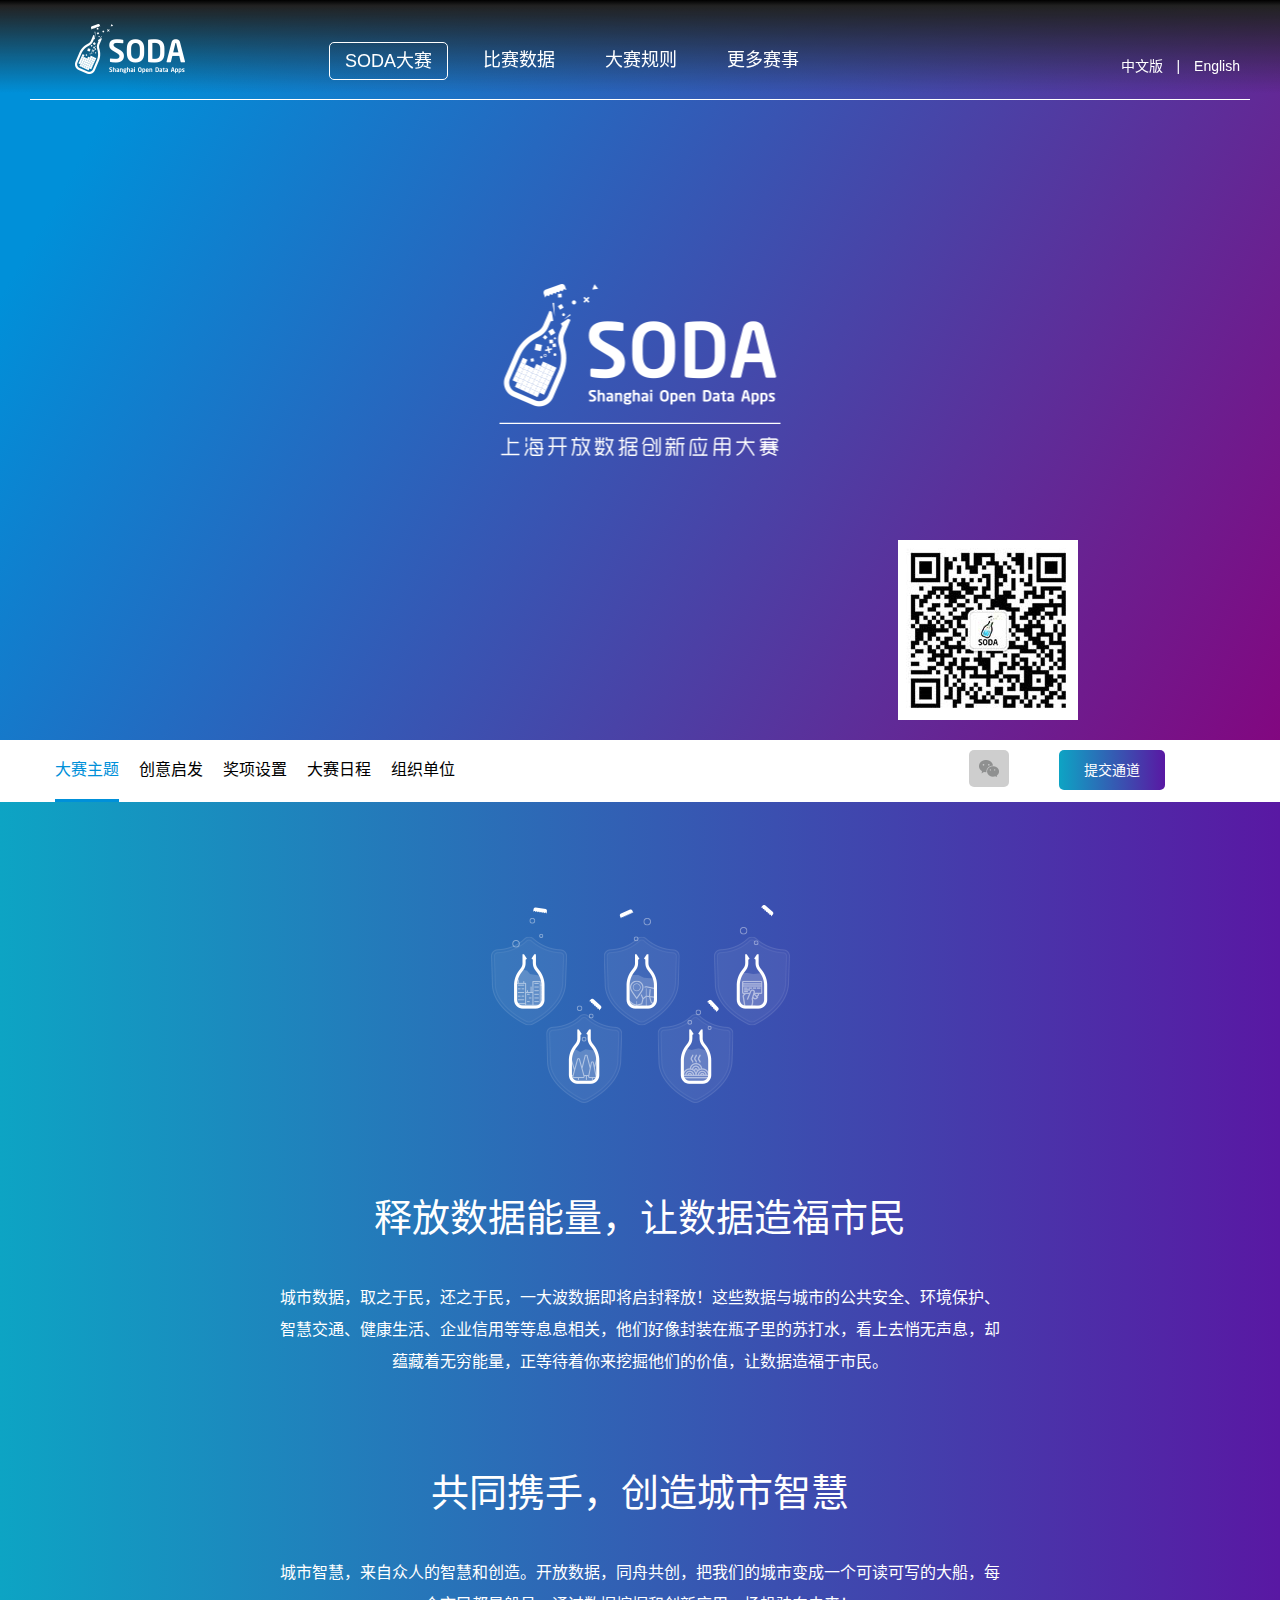
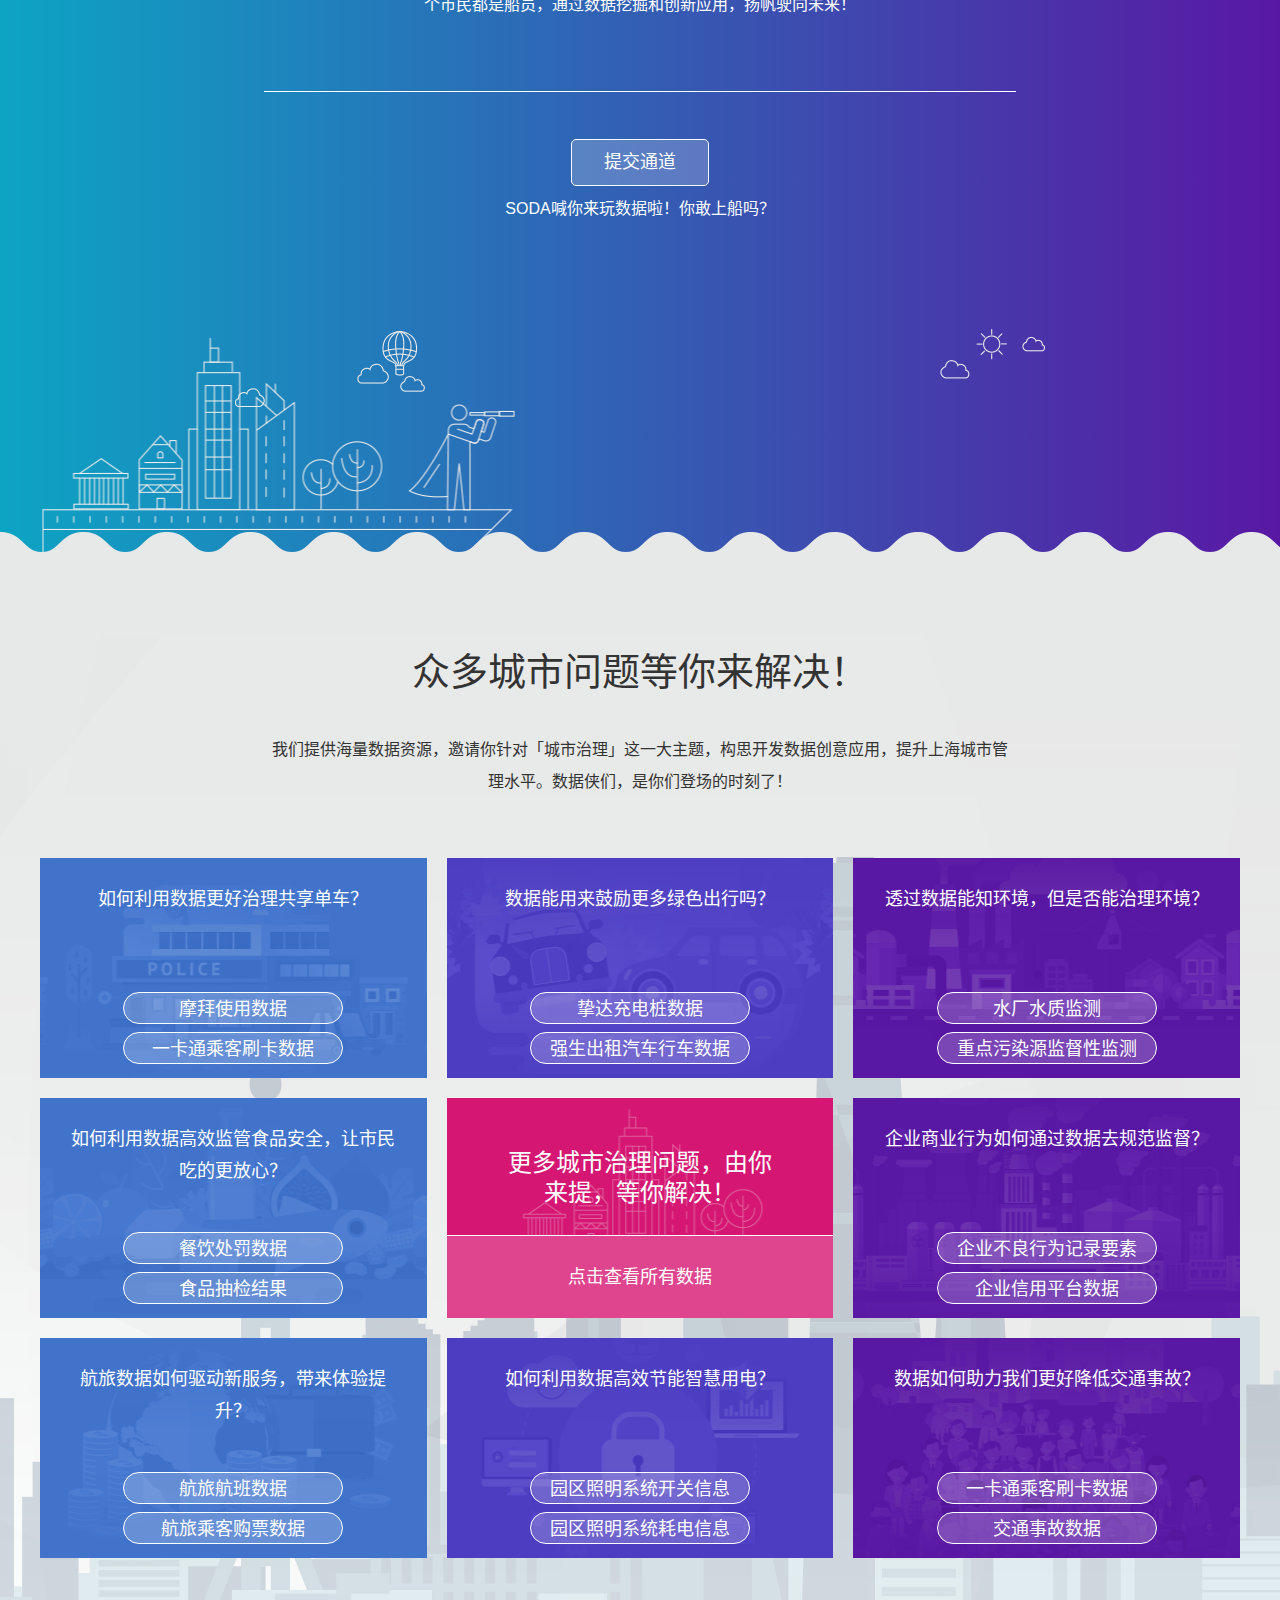
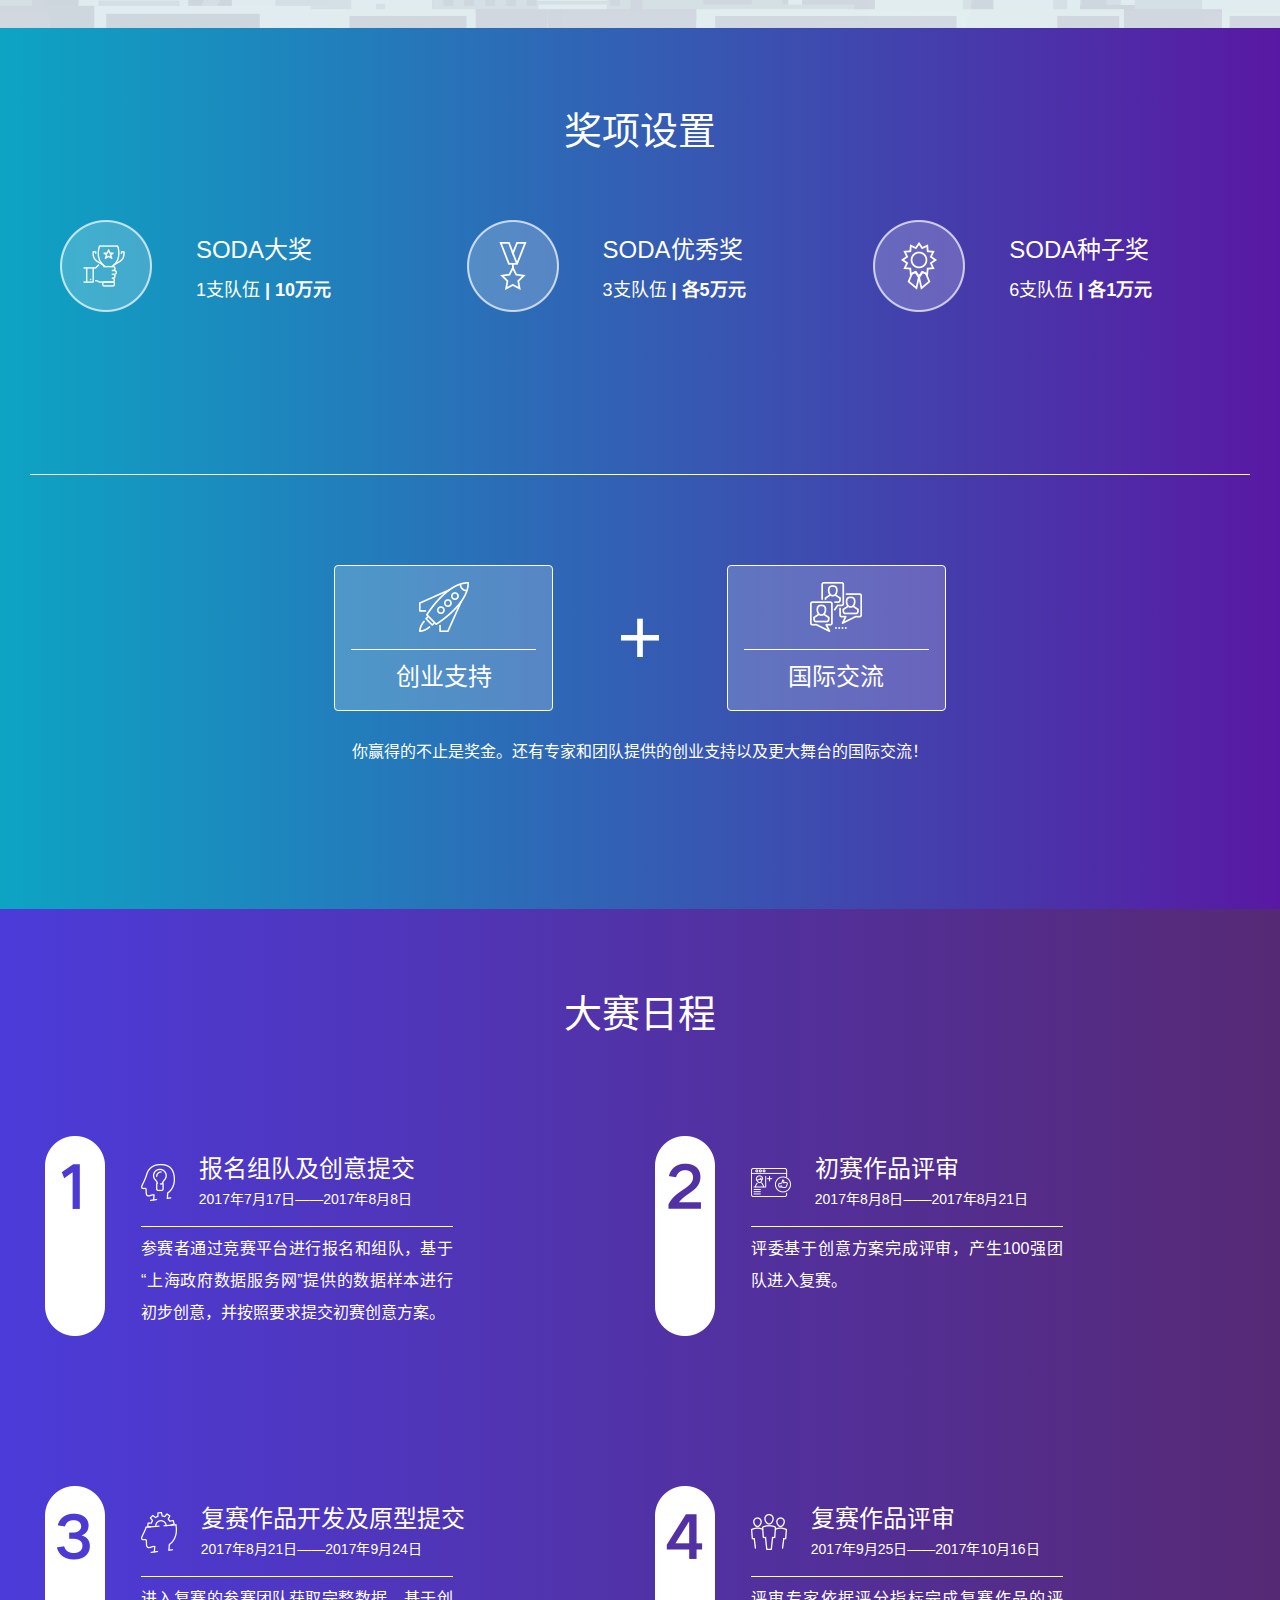
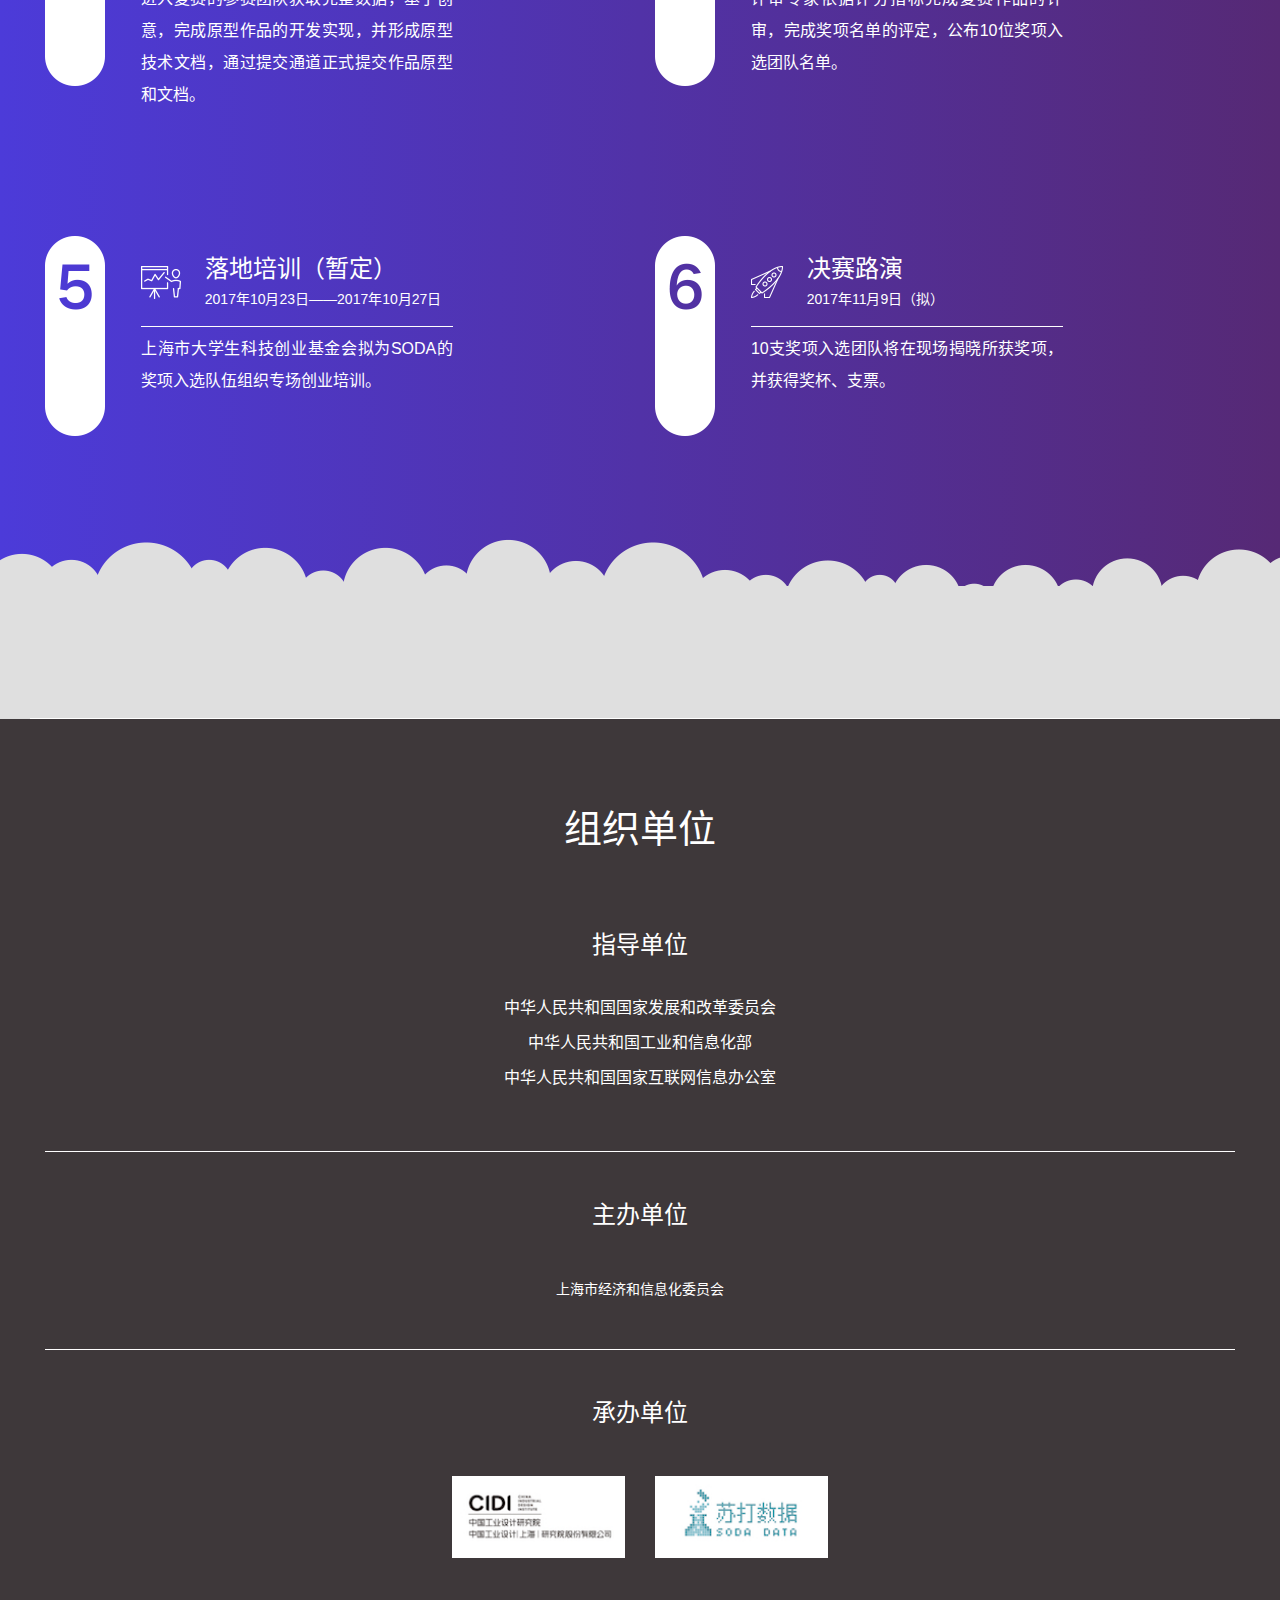
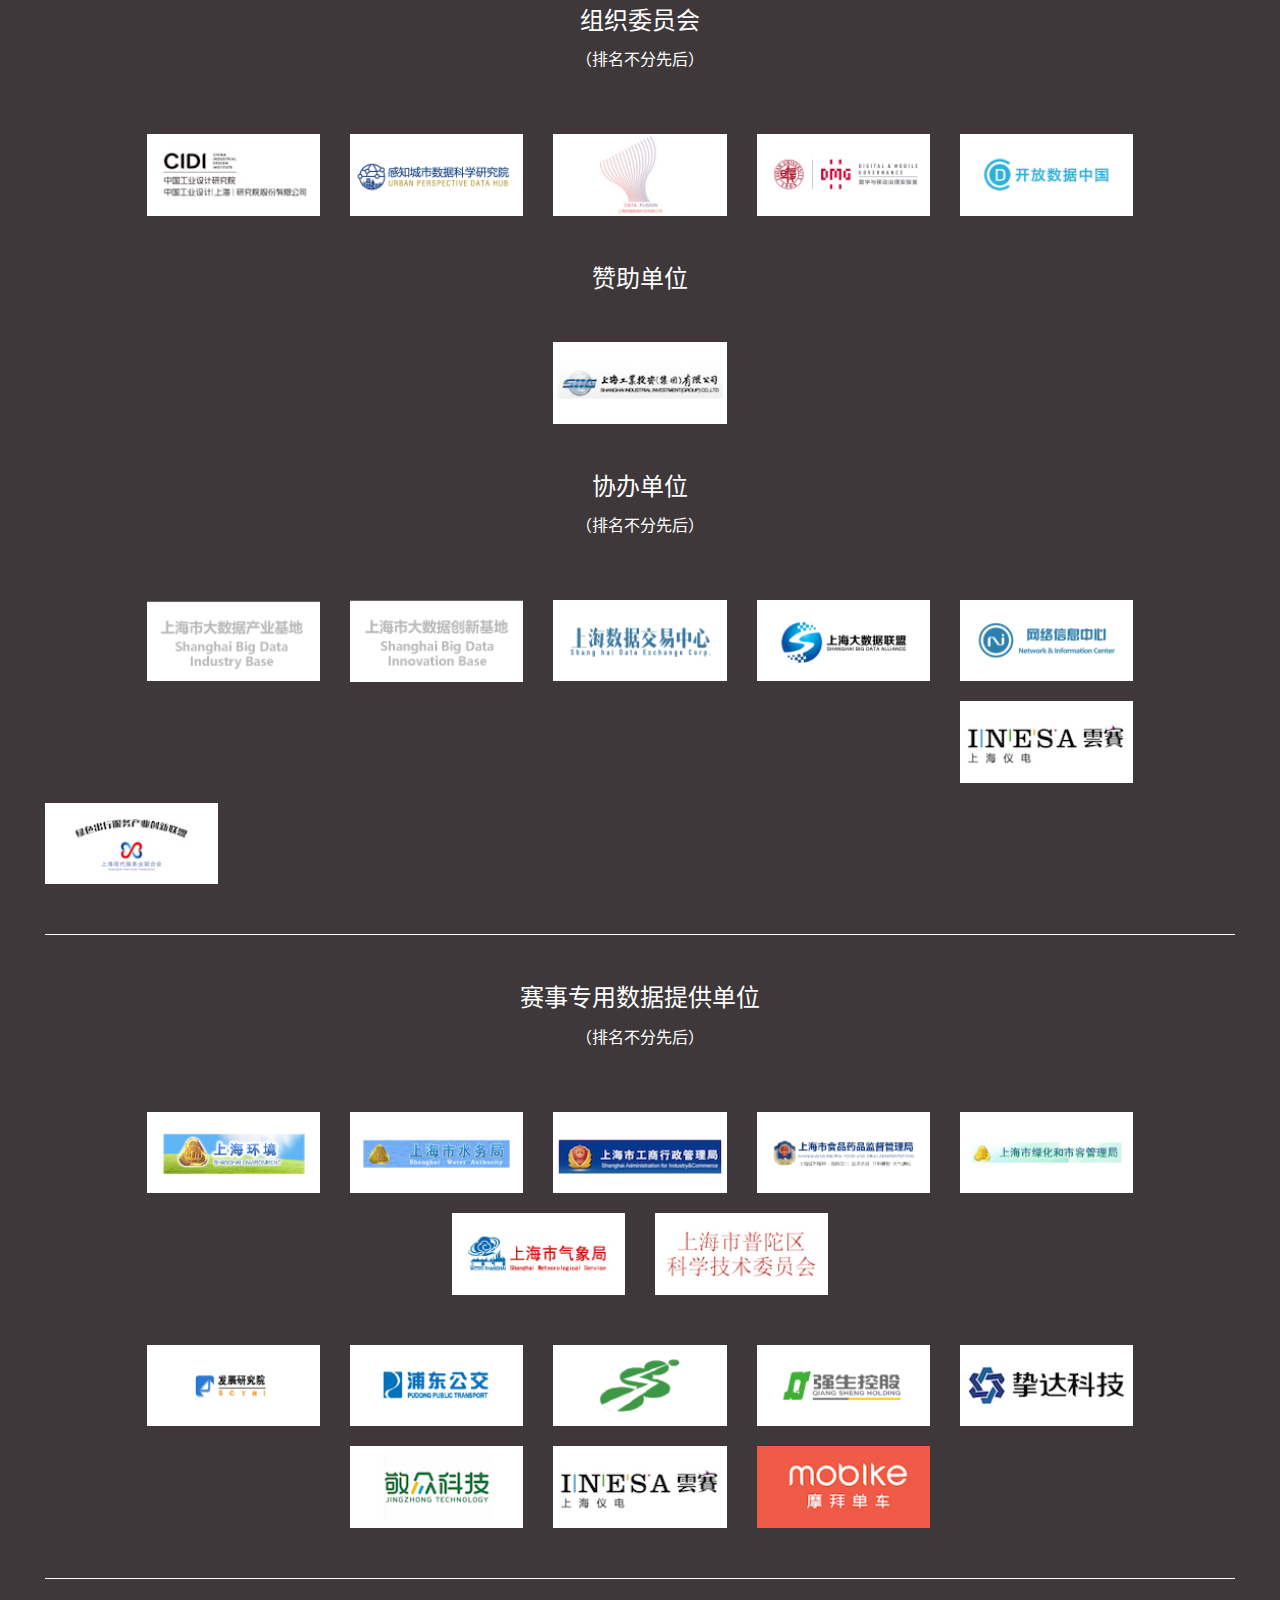
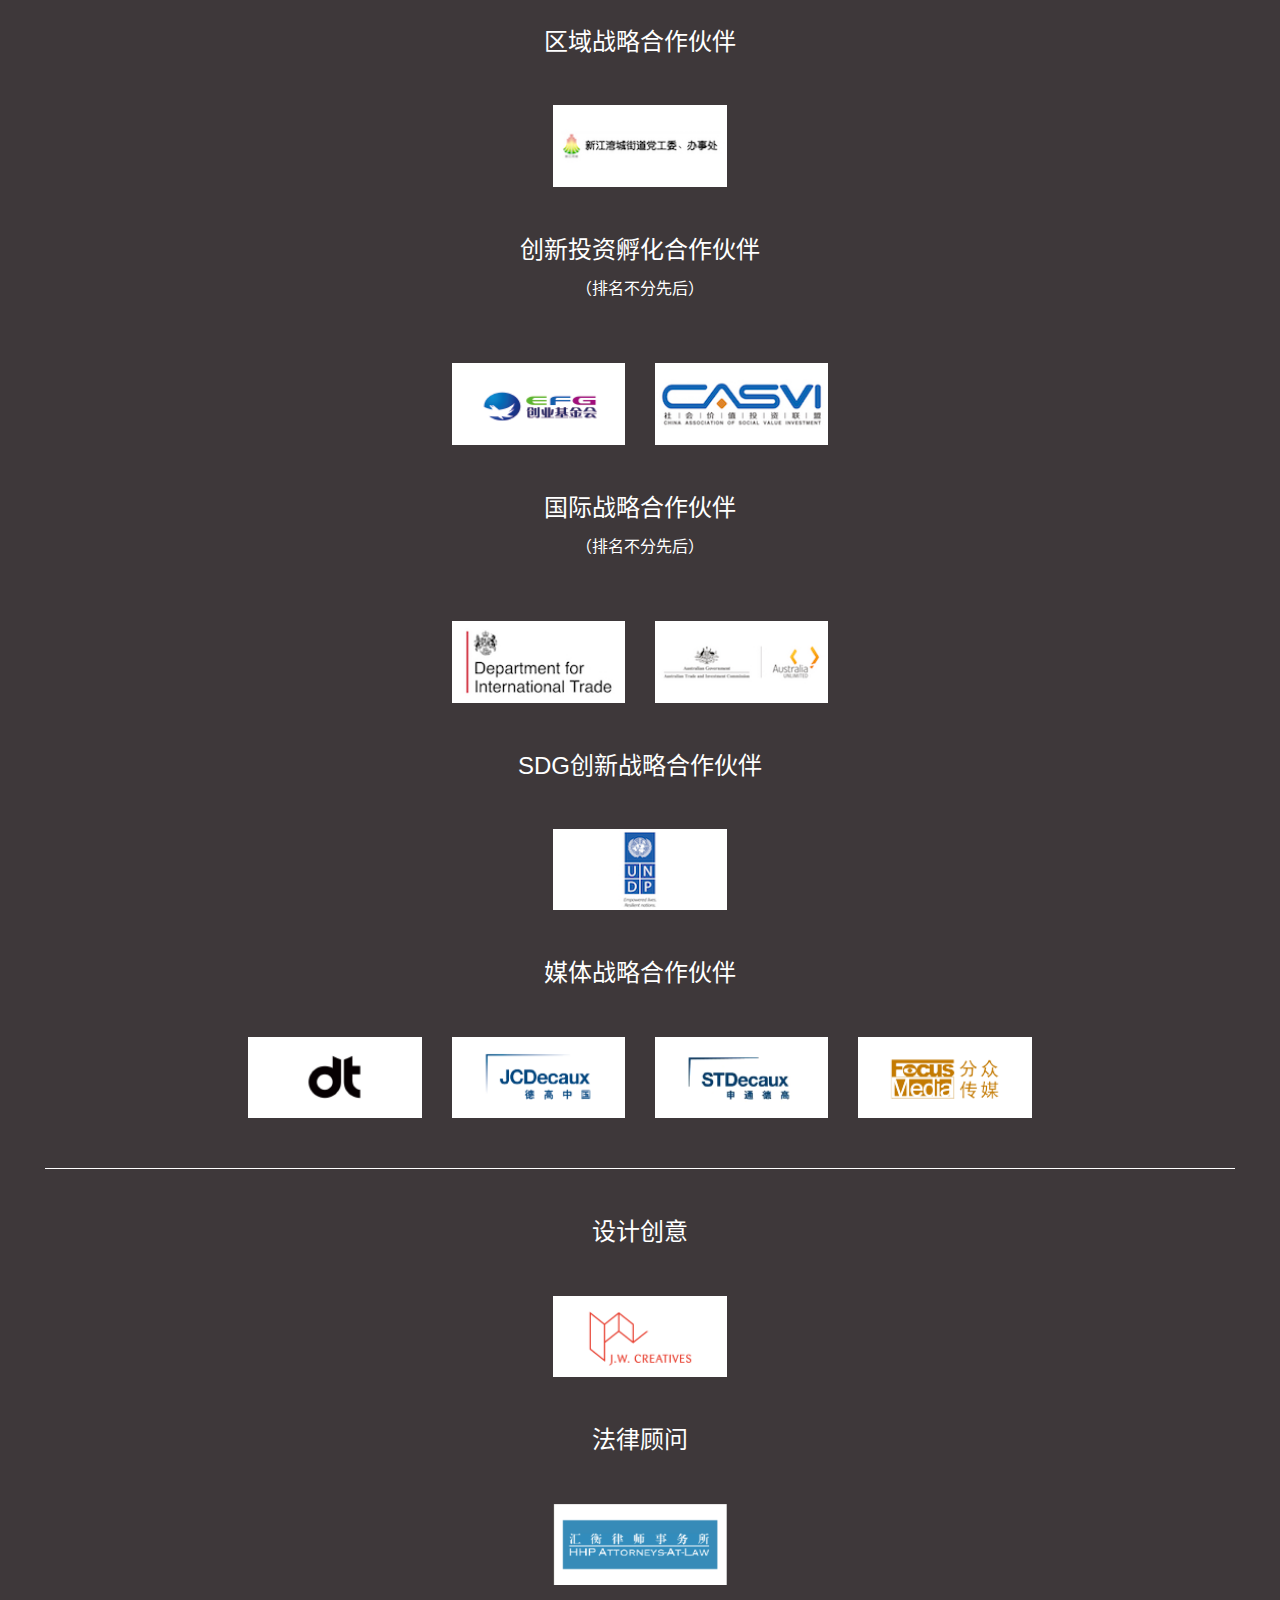
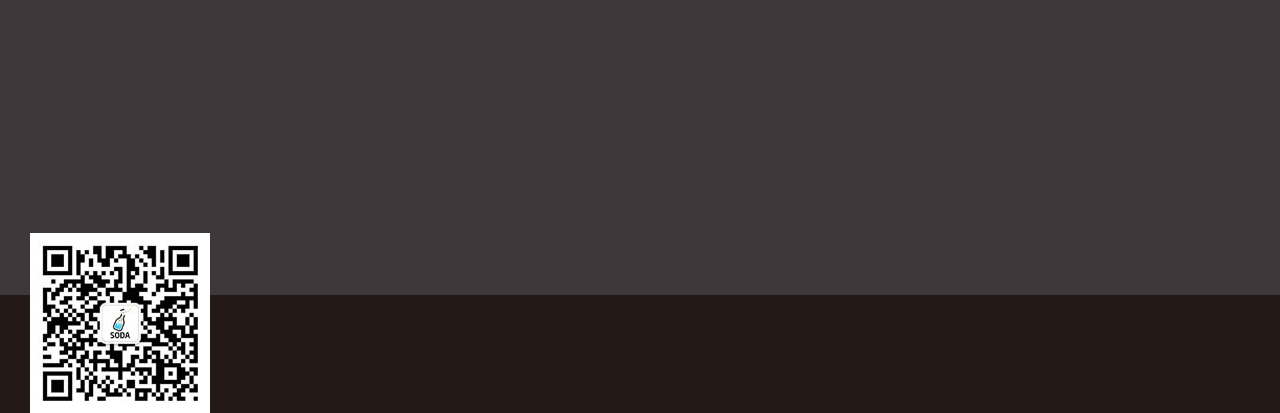
<file: index.html>
<!DOCTYPE html>
<html lang="zh-CN">

<head>
    <meta charset="utf-8">
    <meta http-equiv="X-UA-Compatible" content="IE=edge">
    <meta name="viewport" content="width=device-width,initial-scale=1">
    <title>
        SODA上海开放数据创新应用大赛
    </title>

    <link rel="stylesheet" href="./style/styles.css" />
    <script type='text/javascript'>
      var _vds = _vds || [];
      window._vds = _vds;
      (function(){
        _vds.push(['setAccountId', 'b010d696b65f21f7']);
        (function() {
          var vds = document.createElement('script');
          vds.type='text/javascript';
          vds.async = true;
          vds.src = ('https:' == document.location.protocol ? 'https://' : 'http://') + 'dn-growing.qbox.me/vds.js';
          var s = document.getElementsByTagName('script')[0];
          s.parentNode.insertBefore(vds, s);
        })();
      })();
  </script>
   <script>
        var _hmt = _hmt || [];
        (function() {
          var hm = document.createElement("script");
          hm.src = "https://hm.baidu.com/hm.js?1017fb2a8d8e8a74f19858c36dc59f45";
          var s = document.getElementsByTagName("script")[0]; 
          s.parentNode.insertBefore(hm, s);
        })();
    </script>
</head>

<body data-spy="scroll" data-target=".navbar">
    <!-- start top navbar -->
    <div class="navbar navbar-fixed-top first-navbar">
        <div class=" container">
            <div class="mobile-header row">
                <button type="button" class="navbar-toggle collapsed" data-toggle="collapse" data-target="#main-nav" aria-expanded="false">
                    <span class="icon-bar"></span>
                    <span class="icon-bar"></span>
                    <span class="icon-bar"></span>
                </button>
            </div>
            <div class="collapse navbar-collapse" id='main-nav'>
                <div class="navbar-header">
                    <a href='./'>
                        <img src="./img/SODA_logo_nav.png">
                    </a>
                </div>
                <ul class="nav navbar-nav text-center">
                    <li class="nav-tab active">
                        <a href="./" class="trans">SODA大赛</a>
                    </li>
                    <li class="nav-tab">
                        <a href="./data.html" class="trans">比赛数据</a>
                    </li>
                    <li class="nav-tab">
                        <a href="./rules.html" class="trans">大赛规则</a>
                    </li>
                    <li class="nav-tab">
                        <a href="http://sodachallenges.com/" class="trans" target="_blank">更多赛事</a>
                    </li>
                </ul>
                <p class="navbar-text navbar-right">
                    <a href="?lang=cn" class="navbar-link">中文版</a> | <a href="?lang=en" class="navbar-link">English</a>
                </p>
            </div>
        </div>
    </div>
    <!-- end top navbar -->
    <header>
        <div class="hero">
            <div class="circles">
                <div class="circle-1"></div>
                <div class="circle-2"></div>
                <div class="circle-3"></div>
                <div class="circle-4"></div>
                <div class="circle-5"></div>
            </div>
            <div class="wrapper">
                <div class="text"></div>
                <div class="pic">
                    <div></div>
                </div>
            </div>
            <div class="bubbles">
            </div>

            <div id="header-logo">
                <div class="logo-big text-center">
                    <img src="./img/SODA_logo_large.png" srcset='./img/soda-logo-large_2x.png 2x' class="show-cn">
                    <img src="./img/soda_logo_EN.png" srcset='./img/soda-logo-large_2x.png 2x' class='show-en'>
                </div>
            </div>

        </div>
    </header>

    <!-- start second navbar -->
    <nav class="navbar second-navbar" role="navigation">
        <div class="container">
            <div class="collapse navbar-collapse">
                <ul class="nav navbar-nav text-center">
                    <li class="active">
                        <a href="#enroll" class="trans">大赛主题</a>
                    </li>
                    <li>
                        <a href="#problems" class="trans">创意启发</a>
                    </li>
                    <li>
                        <a href="#award" class="trans">奖项设置</a>
                    </li>
                    <li>
                        <a href="#schedule" class="trans">大赛日程</a>
                    </li>
                    <li>
                        <a href="#sponsors" class="trans">组织单位</a>
                    </li>
                </ul>

                <a href="http://shanghai.sodachallenges.com/submission.html" class="channel navbar-text navbar-right trans">提交通道</a>
                <a href="javascript:void(0)" class="btn-wechat navbar-text navbar-right">
                    <span class="wechat">wechat</span>
                </a>
            </div>
            <div class="qrcode" id='head-qr'>
                <img src='./img/QR-code.jpg' />
            </div>
        </div>
    </nav>
    <!-- end second navbar -->

    <!-- start section: enroll -->
    <section id="enroll">
        <div class="container">
            <div class="row">
                <div class="img-wrapper col-md-12">
                    <img src="./img/Bottle_shield.png" srcset="./img/Bottle_shield_2x.png 2x" />
                </div>
                <div class="text-block col-md-12">
                    <h2 class="trans">释放数据能量，让数据造福市民</h2>
                    <p class="trans">城市数据，取之于民，还之于民，一大波数据即将启封释放！这些数据与城市的公共安全、环境保护、智慧交通、健康生活、企业信用等等息息相关，他们好像封装在瓶子里的苏打水，看上去悄无声息，却蕴藏着无穷能量，正等待着你来挖掘他们的价值，让数据造福于市民。</p>
                </div>

                <div class="text-block col-md-12">
                    <h2 class="trans">共同携手，创造城市智慧</h2>
                    <p class="trans">城市智慧，来自众人的智慧和创造。开放数据，同舟共创，把我们的城市变成一个可读可写的大船，每个市民都是船员，通过数据挖掘和创新应用，扬帆驶向未来！</p>
                </div>

                <div class="sperator col-md-12"></div>
                <div class="action-block col-md-12">
                    <a href="http://shanghai.sodachallenges.com/submission.html" class="btn-enroll trans">提交通道</a>
                    <p class="trans">SODA喊你来玩数据啦！你敢上船吗？</p>
                </div>
            </div>

            <div class="boat">
                <img src="./img/Ship.png" srcset="./img/Ship_2x.png 2x" />
            </div>
        </div>
    </section>
    <!-- end section: enroll -->

    <!-- start section: problems -->
    <section id="problems">
        <div class="container">
            <div class="row">
                <div class="text-block col-md-12">
                    <h2 class="trans">众多城市问题等你来解决！</h2>
                    <p class="trans">我们提供海量数据资源，邀请你针对「城市治理」这一大主题，构思开发数据创意应用，提升上海城市管理水平。数据侠们，是你们登场的时刻了！</p>
                </div>
                <!-- 第一行 -->
                <div class="problem-block col-md-4 col-sm-4">
                    <div class="pb-1">
                        <p class="trans">如何利用数据更好治理共享单车？</p>
                        <div class="btn-group">
                            <a href="./data.html#data-company" class="btn-data trans">摩拜使用数据</a>
                            <a href="./data.html#data-company" class="btn-data trans">一卡通乘客刷卡数据</a>
                        </div>
                    </div>
                </div>
                <div class="problem-block col-md-4 col-sm-4">
                    <div class="pb-2">
                        <p class="trans">数据能用来鼓励更多绿色出行吗？</p>
                        <div class="btn-group">
                            <a href="./data.html#data-company" class="btn-data trans">挚达充电桩数据</a>
                            <a href="./data.html#data-company" class="btn-data trans">强生出租汽车行车数据</a>
                        </div>
                    </div>
                </div>
                <div class="problem-block col-md-4 col-sm-4">
                    <div class="pb-3">
                        <p class="trans">透过数据能知环境，但是否能治理环境？</p>
                        <div class="btn-group">
                            <a href="./data.html#data-city" class="btn-data trans">水厂水质监测</a>
                            <a href="./data.html#data-city" class="btn-data trans">重点污染源监督性监测</a>
                        </div>
                    </div>
                </div>
                <!-- 第二行 -->
                <div class="problem-block col-md-4 col-sm-4">
                    <div class="pb-4">
                        <p class="trans">如何利用数据高效监管食品安全，让市民吃的更放心？</p>
                        <div class="btn-group">
                            <a href="./data.html#data-city" class="btn-data trans">餐饮处罚数据</a>
                            <a href="./data.html#data-city" class="btn-data trans">食品抽检结果</a>
                        </div>
                    </div>
                </div>
                <div class="problem-block col-md-4 col-sm-4">
                    <div class="pb-red">
                        <p class="trans">更多城市治理问题，由你来提，等你解决！</p>
                        <a href="./data.html" class="btn-more trans">点击查看所有数据</a>
                    </div>
                </div>
                <div class="problem-block col-md-4 col-sm-4">
                    <div class="pb-6">
                        <p class="trans">企业商业行为如何通过数据去规范监督？</p>
                        <div class="btn-group">
                            <a href="./data.html#data-city" class="btn-data trans">企业不良行为记录要素</a>
                            <a href="./data.html#data-city" class="btn-data trans">企业信用平台数据</a>
                        </div>
                    </div>
                </div>
                <!-- 第三行 -->
                <div class="problem-block col-md-4 col-sm-4">
                    <div class="pb-7">
                        <p class="trans">航旅数据如何驱动新服务，带来体验提升？</p>
                        <div class="btn-group">
                            <a href="./data.html#data-company" class="btn-data trans">航旅航班数据</a>
                            <a href="./data.html#data-company" class="btn-data trans">航旅乘客购票数据</a>
                        </div>
                    </div>
                </div>
                <div class="problem-block col-md-4 col-sm-4">
                    <div class="pb-8">
                        <p class="trans">如何利用数据高效节能智慧用电？</p>
                        <div class="btn-group">
                            <a href="./data.html#data-company" class="btn-data trans">园区照明系统开关信息</a>
                            <a href="./data.html#data-company" class="btn-data trans">园区照明系统耗电信息</a>
                        </div>
                    </div>
                </div>
                <div class="problem-block col-md-4 col-sm-4">
                    <div class="pb-9">
                        <p class="trans">数据如何助力我们更好降低交通事故？</p>
                        <div class="btn-group">
                            <a href="./data.html#data-company" class="btn-data trans">一卡通乘客刷卡数据</a>
                            <a href="./data.html#data-city" class="btn-data trans">交通事故数据</a>
                        </div>
                    </div>
                </div>
            </div>
        </div>
    </section>
    <!-- end section: problems -->

    <!-- start section: award -->
    <section id="award">
        <div class="container">
            <h2 class="trans">奖项设置</h2>
            <div class="row">
            

                <div class="award-col col-md-4">
                    <div class="icon-1"></div>
                    <div class="text-wrapper">
                        <h3 class="trans">SODA大奖</h3>
                        <p>1<span class='trans'>支队伍</span> <b class="trans">| 10万元</b></p>
                    </div>
                </div>

                <div class="award-col col-md-4">
                    <div class="icon-2"></div>
                    <div class="text-wrapper">
                        <h3 class="trans">SODA优秀奖</h3>
                        <p>3<span class='trans'>支队伍 </span><b class='trans'>| 各5万元</b></p>
                    </div>
                </div>

                <div class="award-col col-md-4">
                    <div class="icon-3"></div>
                    <div class="text-wrapper">
                        <h3 class="trans">SODA种子奖</h3>
                        <p>6<span class='trans'>支队伍 </span><b class="trans">| 各1万元</b></p>
                    </div>
                </div>

             

                <div class="sperator col-md-12"></div>

                <div class="col-md-12 text-center">
                    <div class="icon-block">
                        <div class="block-icon-1"></div>
                        <p class="trans">创业支持</p>
                    </div>

                    <div class="icon-plus">+</div>

                    <div class="icon-block">
                        <div class="block-icon-2"></div>
                        <p class="trans">国际交流</p>
                    </div>
                </div>

                <div class="text-line col-md-12 trans">你赢得的不止是奖金。还有专家和团队提供的创业支持以及更大舞台的国际交流！</div>
            </div>
        </div>
    </section>
    <!-- end section; award -->

    <!-- start section: schedule -->
    <section id="schedule">
        <div class="container">
            <h2 class="trans">大赛日程 </h2>
            <div class="row">
                <!-- row 1 -->
                <div class="schedule-block col-md-6">
                    <div class="number-1"></div>
                    <div class="block-content">
                        <div class="block-top">
                            <div class="block-icon-1"></div>
                            <div class="block-head">
                                <h3 class="trans">报名组队及创意提交</h3>
                                <p class="desc trans">2017年7月17日——2017年8月8日</p>
                            </div>
                        </div>
                        <p class="block-text trans">参赛者通过竞赛平台进行报名和组队，基于“上海政府数据服务网”提供的数据样本进行初步创意，并按照要求提交初赛创意方案。</p>
                    </div>
                </div>

                <div class="schedule-block col-md-6">
                    <div class="number-2"></div>
                    <div class="block-content">
                        <div class="block-top">
                            <div class="block-icon-2"></div>
                            <div class="block-head">
                                <h3 class="trans">初赛作品评审</h3>
                                <p class="desc trans">2017年8月8日——2017年8月21日</p>
                            </div>
                        </div>
                        <p class="block-text trans">评委基于创意方案完成评审，产生100强团队进入复赛。</p>
                    </div>
                </div>

                <!-- row 2 -->
                <div class="schedule-block col-md-6">
                    <div class="number-3"></div>
                    <div class="block-content">
                        <div class="block-top">
                            <div class="block-icon-3"></div>
                            <div class="block-head">
                                <h3 class="trans">复赛作品开发及原型提交</h3>
                                <p class="desc trans">2017年8月21日——2017年9月24日</p>
                            </div>
                        </div>
                        <p class="block-text trans">进入复赛的参赛团队获取完整数据，基于创意，完成原型作品的开发实现，并形成原型技术文档，通过提交通道正式提交作品原型和文档。</p>
                    </div>
                </div>

                <div class="schedule-block col-md-6">
                    <div class="number-4"></div>
                    <div class="block-content">
                        <div class="block-top">
                            <div class="block-icon-4"></div>
                            <div class="block-head">
                                <h3 class="trans">复赛作品评审</h3>
                                <p class="desc trans">2017年9月25日——2017年10月16日</p>
                            </div>
                        </div>
                        <p class="block-text trans">评审专家依据评分指标完成复赛作品的评审，完成奖项名单的评定，公布10位奖项入选团队名单。</p>
                    </div>
                </div>

                <!-- row 3 -->
                <div class="schedule-block col-md-6">
                    <div class="number-5"></div>
                    <div class="block-content">
                        <div class="block-top">
                            <div class="block-icon-5"></div>
                            <div class="block-head">
                                <h3 class="trans">落地培训（暂定）</h3>
                                <p class="desc trans">2017年10月23日——2017年10月27日</p>
                            </div>
                        </div>
                        <p class="block-text trans">上海市大学生科技创业基金会拟为SODA的奖项入选队伍组织专场创业培训。</p>
                    </div>
                </div>

                <div class="schedule-block col-md-6">
                    <div class="number-6"></div>
                    <div class="block-content">
                        <div class="block-top">
                            <div class="block-icon-6"></div>
                            <div class="block-head">
                                <h3 class="trans">决赛路演</h3>
                                <p class="desc trans">2017年11月9日（拟）</p>
                            </div>
                        </div>
                        <p class="block-text trans">10支奖项入选团队将在现场揭晓所获奖项，并获得奖杯、支票。</p>
                    </div>
                </div>

            </div>
        </div>
    </section>
    <!-- end section: schedule -->

    <!-- start section: news -->
    <section id="news">
        <div class="container">
            <div class="row" id="news-row">

            </div>
            <div class="row">
               
            </div>
        </div>
    </section>
    <!-- end section: news -->

    <!-- start section: sponsors -->
    <section id="sponsors">
        <div class="container">
            <h2 class="trans">组织单位 </h2>
            <h3 class="trans">指导单位</h3>
            <p class="trans">中华人民共和国国家发展和改革委员会</p>
            <p class="trans">中华人民共和国工业和信息化部</p>
            <p class="trans">中华人民共和国国家互联网信息办公室</p>


            <div class="sp-block text-block">
                <h3 class="trans">主办单位</h3>

                <div class="row">
                    <div class="col-md-12  col-sm-6 trans">上海市经济和信息化委员会</div>
                </div>
            </div>

            <div class="sp-block">
                <h3 class="trans">承办单位</h3>

                <div class="row trans-all">
                    <div class="col-md-2 col-md-offset-4 col-sm-6 ">
                        <div class="sp-1">中国工业设计研究院<br/>中国工业设计（上海）研究院股份有限公司</div>
                    </div>
                     <div class="col-md-2 col-sm-6 ">
                        <div class="sp-52">上海苏打数据科技有限公司</div>
                    </div>
                </div>


                <h3 class="trans">组织委员会</h3>
                <p class="desc trans">（排名不分先后）</p>

                <div class="row trans-all">
                    <div class="col-md-2 col-md-offset-1 col-sm-6">
                        <div class="sp-1">中国工业设计研究院<br/>中国工业设计（上海）研究院股份有限公司</div>
                    </div>
                    <div class="col-md-2 col-sm-6">
                        <div class="sp-28">上海感知城市数据科学研究院</div>
                    </div>
                    <div class="col-md-2 col-sm-6">
                        <div class="sp-5">上海树融数据科技有限公司</div>
                    </div>
                    <div class="col-md-2 col-sm-6">
                        <div class="sp-30">复旦大学数字与移动治理实验室</div>
                    </div>
                    <div class="col-md-2 col-sm-6">
                        <div class="sp-31">开放数据中国</div>
                    </div>
                </div>

                <h3 class="trans">赞助单位</h3>
                

                <div class="row trans-all">
                    <div class="col-md-2 col-md-offset-5 col-sm-6">
                        <div class="sp-33">上海工业投资（集团）有限公司</div>
                    </div>
                </div>


                <h3 class="trans">协办单位</h3>
                <p class="desc trans">（排名不分先后）</p>

                <div class="row trans-all">
                    <div class="col-md-2  col-md-offset-1  col-sm-6">
                        <div class="sp0-1">上海市大数据产业基地</div>
                    </div>
                    <div class="col-md-2 col-sm-6">
                        <div class="sp0-2">上海市大数据创新基地</div>
                    </div>
                    <div class="col-md-2 col-sm-6">
                        <div class="sp-2">上海数据交易中心</div>
                    </div>
                    <div class="col-md-2 col-sm-6">
                        <div class="sp-3">上海大数据联盟</div>
                    </div>
                    <div class="col-md-2 col-sm-6">
                        <div class="sp-4">上海交通大学网络信息中心</div>
                    </div>
                    
                    <div class="col-md-2 col-md-offset-4 col-sm-6">
                        <div class="sp-49">上海仪电（集团）有限公司</div>
                    </div>
                    <div class="col-md-2 col-sm-6">
                        <div class="sp-47">上海绿色出行服务产业创新联盟</div>
                    </div>
                </div>
            </div>

            <div class="sp-block">
                <h3 class="trans">赛事专用数据提供单位</h3>
                <p class="desc trans">（排名不分先后）</p>

                <div class="row trans-all">


                    <div class="col-md-2 col-md-offset-1 col-sm-6">
                        <div class="sp-9">上海市环境保护局</div>
                    </div>
                    <div class="col-md-2 col-sm-6">
                        <div class="sp-11">上海市水务局</div>
                    </div>
                    <div class="col-md-2  col-sm-6">
                        <div class="sp-6">上海市工商行政管理局</div>
                    </div>
                    <div class="col-md-2  col-sm-6">
                        <div class="sp-12">上海市食品药品监督管理局</div>
                    </div>
                    <div class="col-md-2 col-sm-6">
                        <div class="sp-13">上海市绿化和市容管理局</div>
                    </div>
                    <div class="col-md-2 col-md-offset-4 col-sm-6">
                        <div class="sp-15">上海市气象局</div>
                    </div>
                    <div class="col-md-2 col-sm-6">
                        <div class="sp-50">上海市普陀区科学技术委员会</div>
                    </div>
                </div>

                <div class="row trans-all">
                    <div class="col-md-2 col-md-offset-1 col-sm-6">
                        <div class="sp-17">上海市城乡建设和交通发展研究院</div>
                    </div>
                    <div class="col-md-2 col-sm-6">
                        <div class="sp-18">上海浦东新区公共交通有限公司</div>
                    </div>
                    <div class="col-md-2 col-sm-6">
                        <div class="sp-19">上海公共交通卡股份有限公司</div>
                    </div>

                    <div class="col-md-2 col-sm-6">
                        <div class="sp-20">上海强生智能导航技术有限公司</div>
                    </div>

                    <div class="col-md-2 col-sm-6">
                        <div class="sp-45">上海挚达科技发展有限公司</div>
                    </div>

                    <div class="col-md-2 col-md-offset-3 col-sm-6">
                        <div class="sp-48">上海敬众科技股份有限公司</div>
                    </div>
                     <div class="col-md-2 col-sm-6">
                        <div class="sp-49">上海仪电（集团）有限公司</div>
                    </div>
                    <div class="col-md-2 col-sm-6">
                        <div class="sp-46">北京摩拜科技有限公司</div>
                    </div>
                </div>
            </div>

          

            <div class="sp-block">
                <h3 class="trans">区域战略合作伙伴</h3>
                <div class="row trans-all">
                    <div class="col-md-2 col-md-offset-5 col-sm-6 col-sm-offset-3">
                        <div class="sp-21">新江湾城街道党工委、办公处</div>
                    </div>
                    
                </div>

                <h3 class="trans">创新投资孵化合作伙伴</h3>
                <p class="desc trans">（排名不分先后）</p>

                <div class="row trans-all">
                    <div class="col-md-2 col-md-offset-4 col-sm-6">
                        <div class="sp-35">上海市大学生科技创业基金会（EFG）</div>
                    </div>
                    <div class="col-md-2 col-sm-6">
                        <div class="sp-40">社会价值投资联盟</div>
                    </div>
                </div>

                <h3 class="trans">国际战略合作伙伴</h3>
                <p class="desc trans">（排名不分先后）</p>

                <div class="row trans-all">
                    <div class="col-md-2 col-md-offset-4 col-sm-6">
                        <div class="sp0-5">英国国际贸易部</div>
                    </div>
                    <div class="col-md-2 col-sm-6">
                        <div class="sp0-4">澳大利亚贸易投资委员会</div>
                    </div>
                </div>

                <h3 class="trans">SDG创新战略合作伙伴</h3>
                <div class="row trans-all">
                    <div class="col-md-2 col-md-offset-5 col-sm-6 col-sm-offset-3">
                        <div class="sp-44">联合国开发计划署</div>
                    </div>
                    
                </div>

                <h3 class="trans">媒体战略合作伙伴</h3>
                <div class="row trans-all">
                    <div class="col-md-2 col-md-offset-2 col-sm-6 ">
                        <div class="sp-32">DT财经</div>
                    </div>
                    <div class="col-md-2  col-sm-6 ">
                        <div class="sp-41">德高中国</div>
                    </div>
                    <div class="col-md-2 col-sm-6 ">
                        <div class="sp-42">申通德高</div>
                    </div>
                    <div class="col-md-2 col-sm-6 ">
                        <div class="sp-43">分众传媒</div>
                    </div>
                    
                </div>
               
            </div>

            <div class="sp-block">
                <h3 class="trans">设计创意</h3>
                <div class="row trans-all">
                    <div class="col-md-2 col-md-offset-5 col-sm-6 col-sm-offset-3">
                        <div class="sp-51">珍威</div>
                    </div>
                </div>


                <h3 class="trans">法律顾问</h3>
                <div class="row trans-all">
                    <div class="col-md-2 col-md-offset-5 col-sm-6 col-sm-offset-3">
                        <div class="sp0-6">汇衡律师事务所</div>
                    </div>
                </div>

                
            </div>
        </div>
    </section>
    <!-- end section: sponsors -->

    <!-- start section: footer -->
    <footer class="home-footer">
        <div class="container">
            <div class="qrcode">
                <img src="./img/QR-code.jpg" />
            </div>
        </div>
    </footer>
    <!-- end section: footer -->

    <div class="modal fade" id="top-100-modal" role="dialog" aria-labelledby="myLargeModalLabel">
        <div class="modal-dialog modal-lg">
            <div class="modal-content">
                <div class="modal-header">
                    <button type="button" class="close" data-dismiss="modal" aria-label="Close"><span aria-hidden="true">&times;</span></button>
                    <h4 class="modal-title">100强名单</h4>
                    <p>按队伍名称首字母顺序排列</p>
                </div>
                <div class="modal-body">
                    <ul id="top-100-list">
                    </ul>
                </div>
            </div>
            <!-- /.modal-content -->
        </div>
        <!-- /.modal-dialog -->
    </div>
    <!-- /.modal -->

    <script type="text/javascript" src="./vendor/jquery/jquery-1.9.0.js"></script>
    <script type="text/javascript" src="./vendor/jquery.i18n/jquery.i18n.js"></script>
    <script type="text/javascript" src="./vendor/smoothscroll/smoothscroll.js"></script>
    <script type="text/javascript" src="./vendor/bootstrap/bootstrap.min.js"></script>

    <script type="text/javascript" src="./js/index.js"></script>
    <script type="text/javascript" src="./js/translation.js"></script>
    <script type="text/javascript" src="./js/finalist.js"></script>
    <script type="text/javascript">
        (function(i,s,o,g,r,a,m){i['GoogleAnalyticsObject']=r;i[r]=i[r]||function(){
        (i[r].q=i[r].q||[]).push(arguments)},i[r].l=1*new Date();a=s.createElement(o),
        m=s.getElementsByTagName(o)[0];a.async=1;a.src=g;m.parentNode.insertBefore(a,m)
        })(window,document,'script','https://www.google-analytics.com/analytics.js','ga');

        ga('create', 'UA-80073545-1', 'auto');
        ga('send', 'pageview');
    </script>
   

</body>

<script type="text/html" id="news-template">
    <div class="news-block col-md-3 col-sm-6">
        <div class="wrapper">
            <div class="image-block"></div>
            <div class="text-block">
                <p>新闻标题，新闻标题。字数控制在30字以内，保证整体美观。</p>
                <div class="meta-line">
                    <p>2016-07-13</p>
                    <a href="#" class="btn-full trans" target='_blank'>阅读全文</a>
                </div>
            </div>
        </div>
    </div>
</script>
<script type="text/html" id="top-100-template">
    <li>
        <div class="team">队伍名称</div>
        <div class="project">项目名称项目名称：项目名称</div>
    </li>
</script>

</html>
</file>
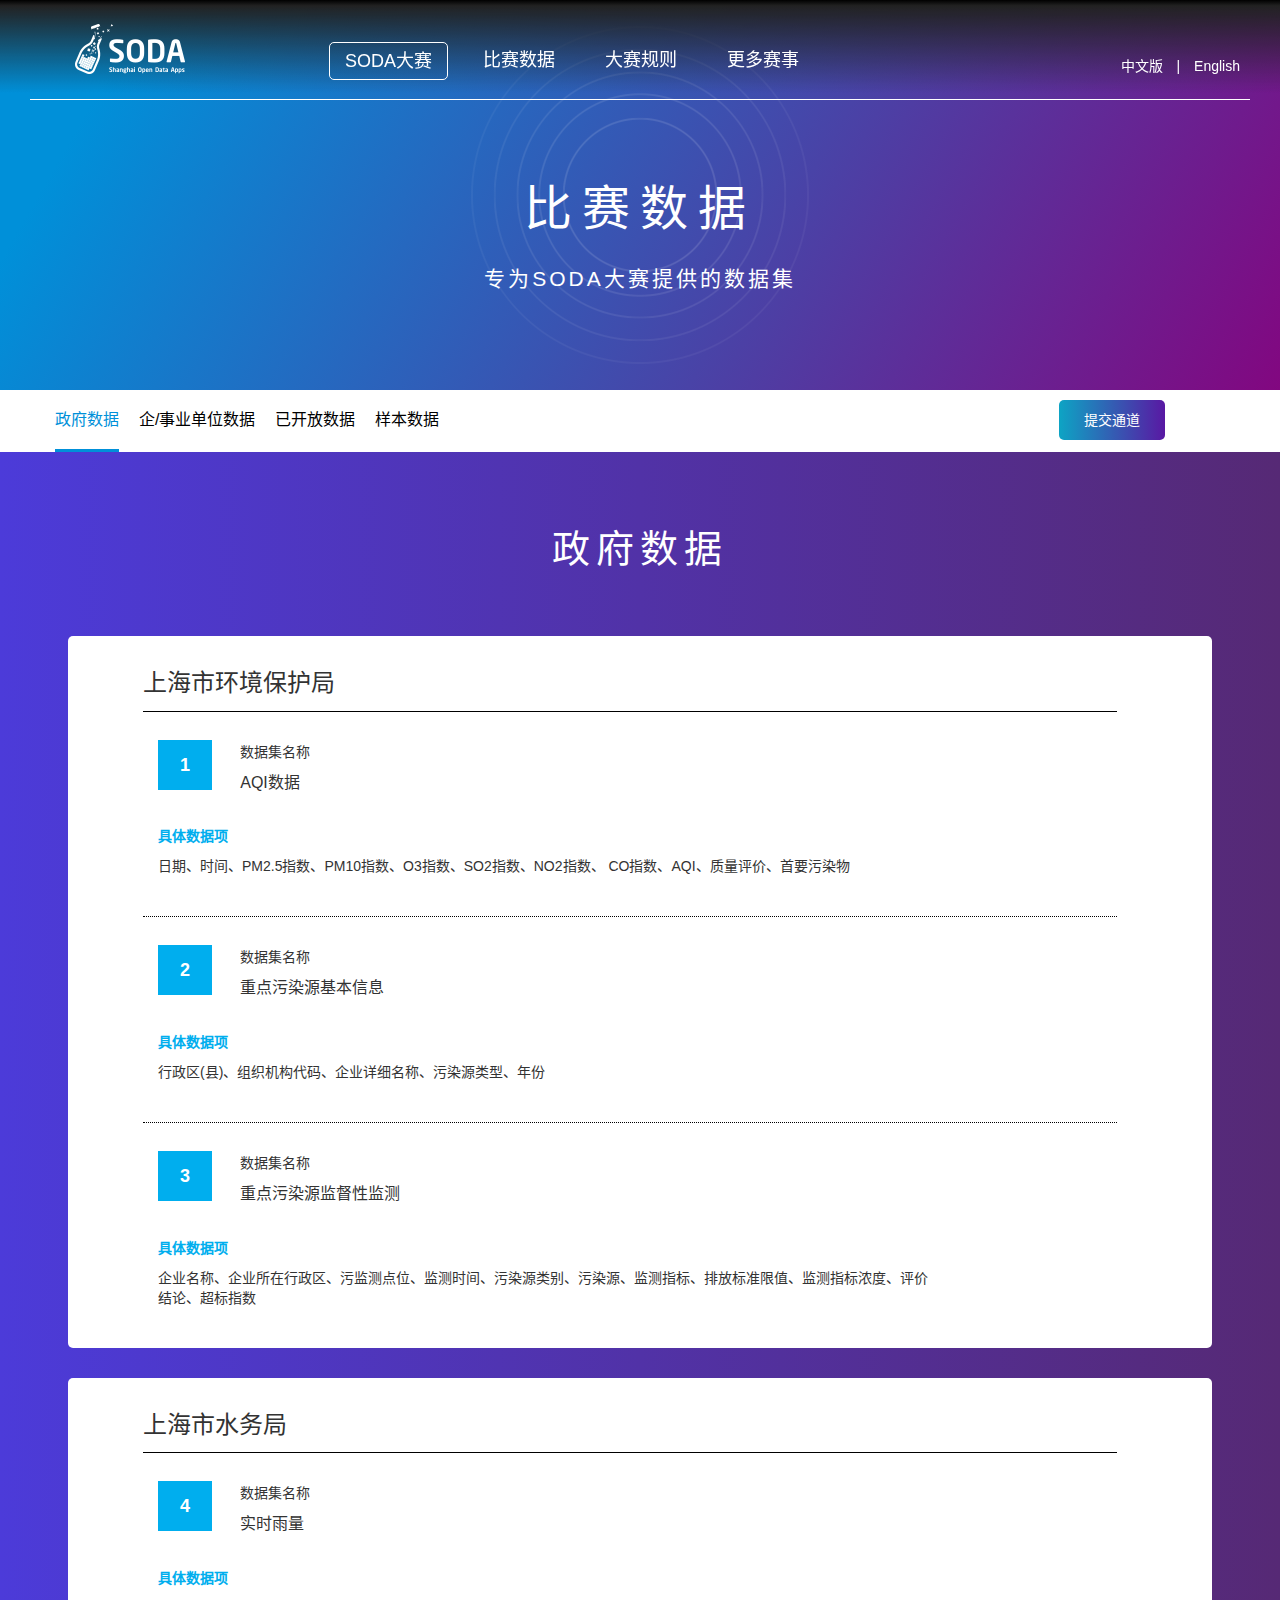
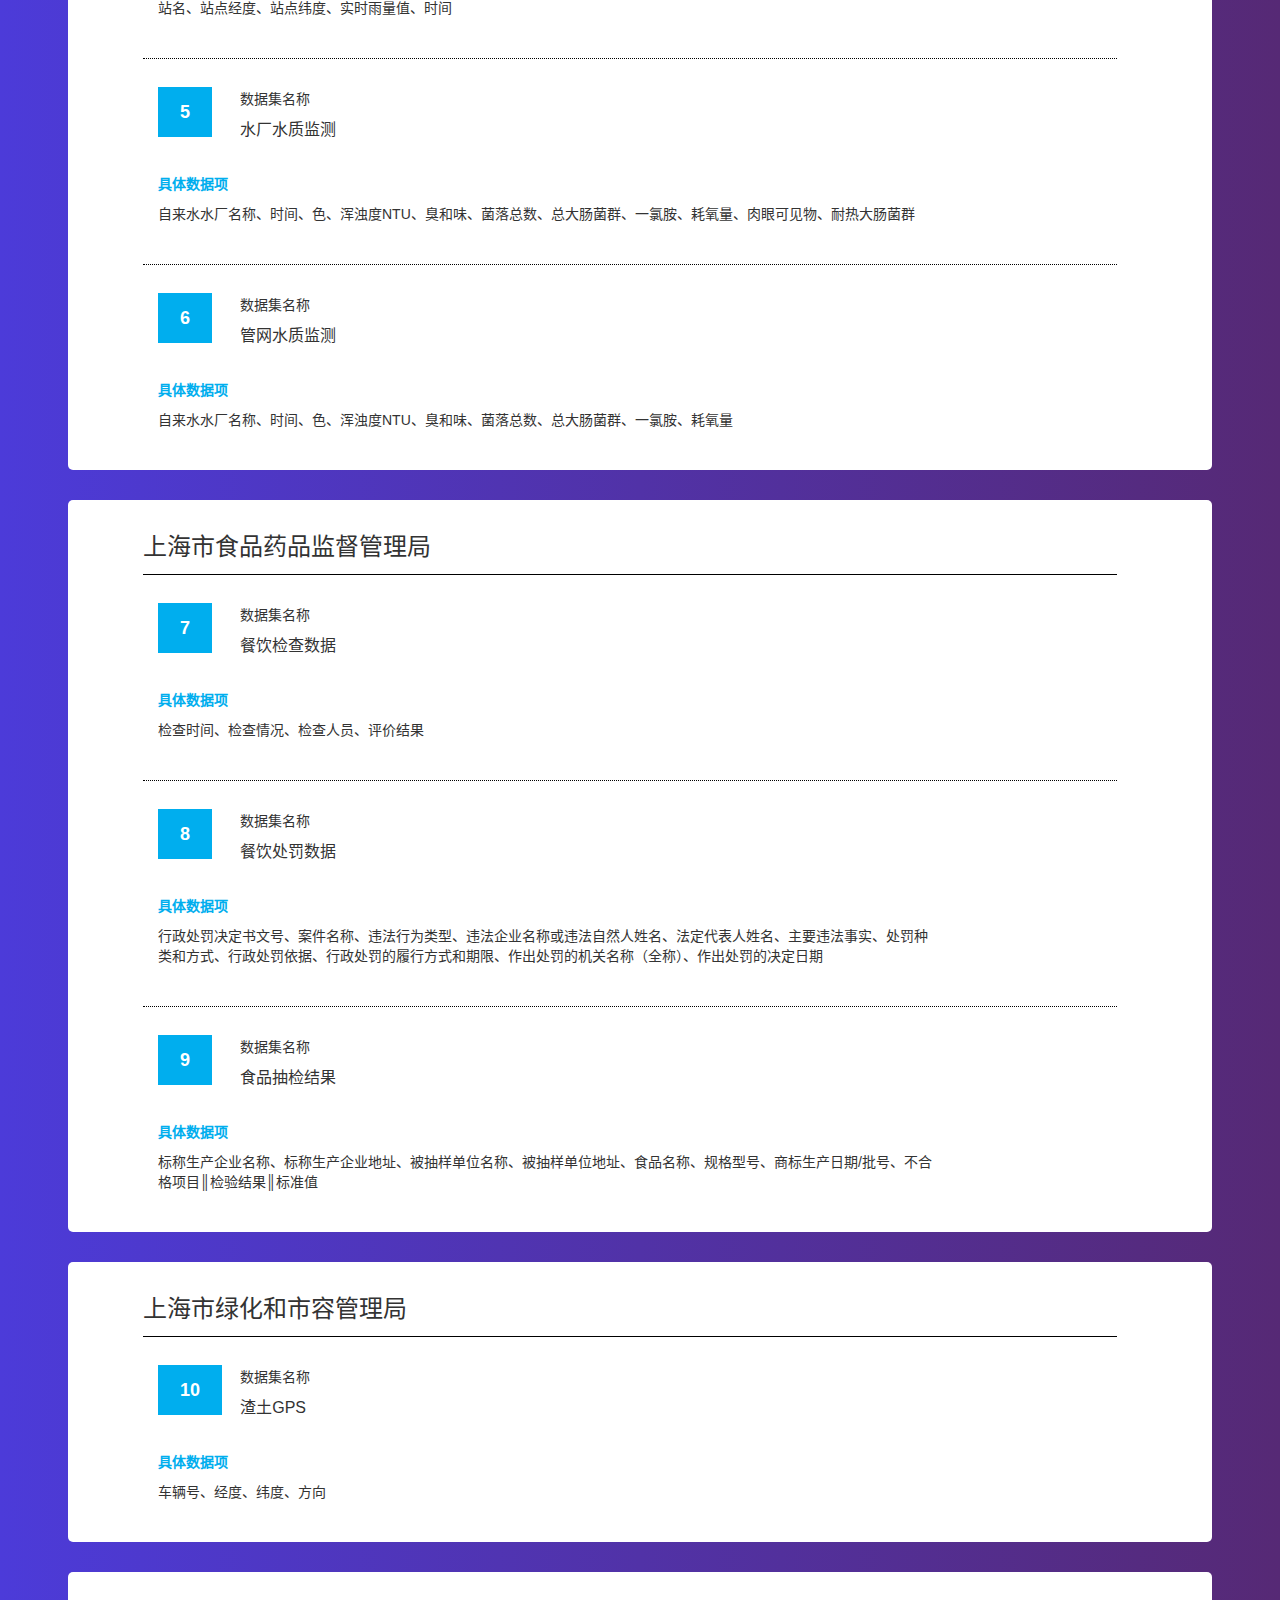
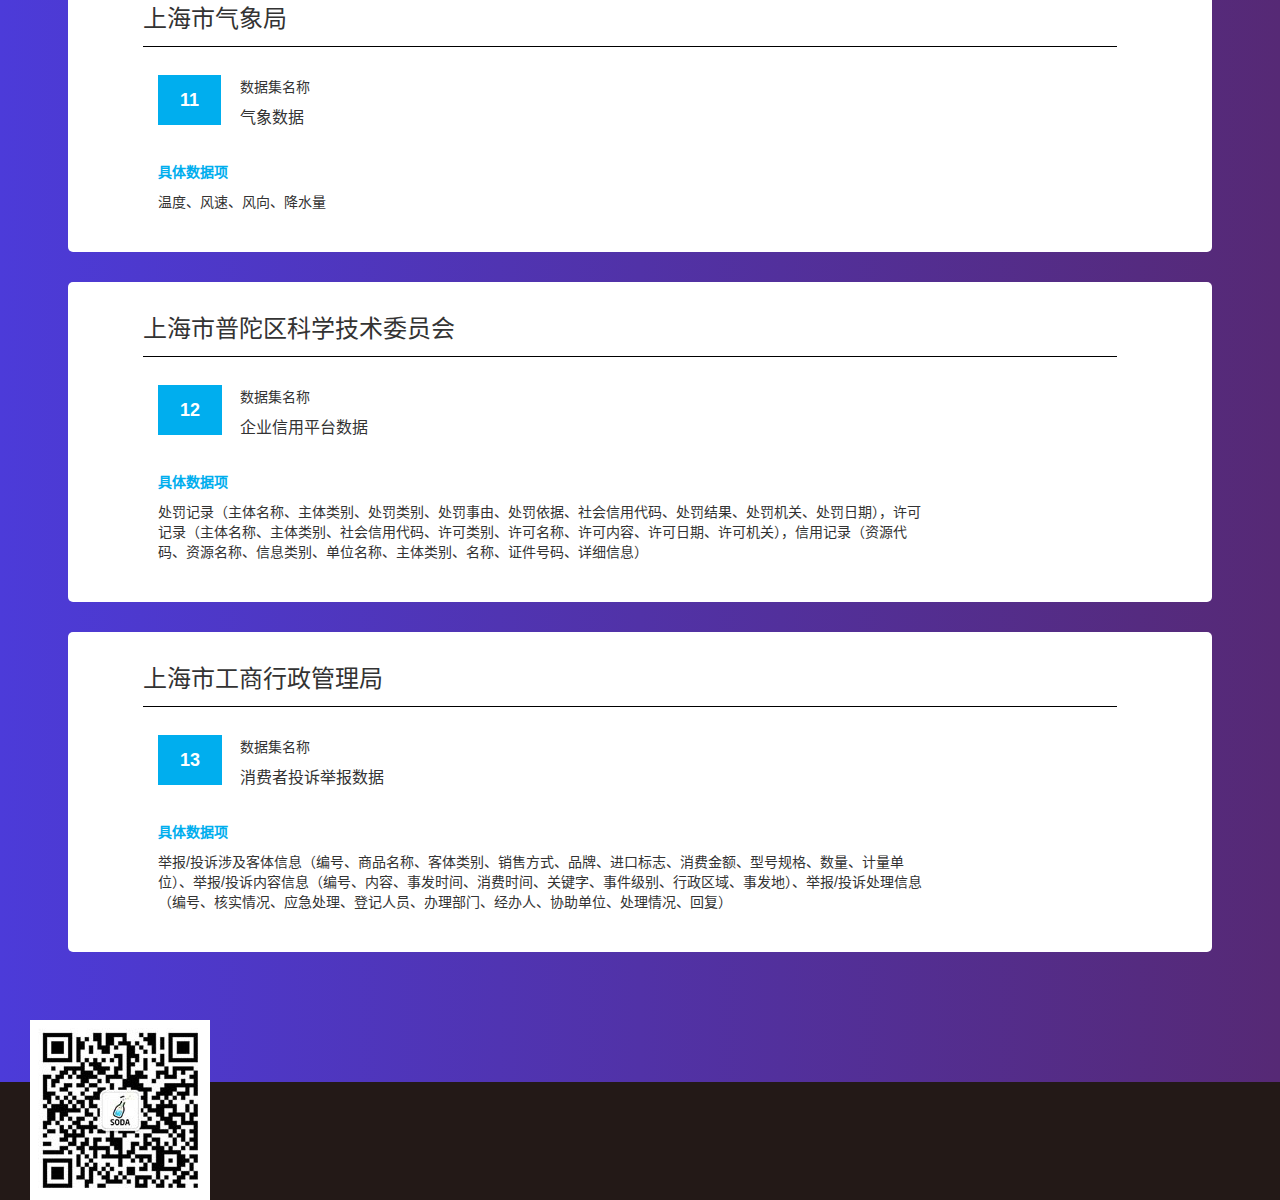
<file: data.html>
<!DOCTYPE html>
<html lang="zh-CN">

<head>
    <meta charset="utf-8">
    <meta http-equiv="X-UA-Compatible" content="IE=edge">
    <meta name="viewport" content="width=device-width,initial-scale=1">
    <title>
        SODA上海开放数据创新应用大赛
    </title>

    <link rel="stylesheet" href="./style/styles.css" />
        <script type='text/javascript'>
      var _vds = _vds || [];
      window._vds = _vds;
      (function(){
        _vds.push(['setAccountId', 'b010d696b65f21f7']);
        (function() {
          var vds = document.createElement('script');
          vds.type='text/javascript';
          vds.async = true;
          vds.src = ('https:' == document.location.protocol ? 'https://' : 'http://') + 'dn-growing.qbox.me/vds.js';
          var s = document.getElementsByTagName('script')[0];
          s.parentNode.insertBefore(vds, s);
        })();
      })();
  </script>
   <script>
        var _hmt = _hmt || [];
        (function() {
          var hm = document.createElement("script");
          hm.src = "https://hm.baidu.com/hm.js?1017fb2a8d8e8a74f19858c36dc59f45";
          var s = document.getElementsByTagName("script")[0]; 
          s.parentNode.insertBefore(hm, s);
        })();
    </script>
</head>

<body data-spy="scroll" data-target=".navbar">



    <!-- start top navbar -->
    <div class="navbar navbar-fixed-top first-navbar">
        <div class="container">


            <div class="mobile-header row">
                <button type="button" class="navbar-toggle collapsed" data-toggle="collapse" data-target="#main-nav" aria-expanded="false">
                    <span class="icon-bar"></span>
                    <span class="icon-bar"></span>
                    <span class="icon-bar"></span>
                </button>
            </div>
            <div class="collapse navbar-collapse" id='main-nav'>


                <div class="navbar-header">
                    <a href='./'>
                        <img src="./img/SODA_logo_nav.png">
                    </a>
                </div>
                 <ul class="nav navbar-nav text-center">
                    <li class="nav-tab active">
                        <a href="./" class="trans">SODA大赛</a>
                    </li>
                    <li class="nav-tab">
                        <a href="./data.html" class="trans">比赛数据</a>
                    </li>
                    <li class="nav-tab">
                        <a href="./rules.html" class="trans">大赛规则</a>
                    </li>
                    <li class="nav-tab">
                        <a href="http://sodachallenges.com/" class="trans" target="_blank">更多赛事</a>
                    </li>
                </ul>
                <p class="navbar-text navbar-right">
                    <a href="?lang=cn" class="navbar-link">中文版</a> | <a href="?lang=en" class="navbar-link">English</a>
                </p>
            </div>
        </div>
    </div>
    <!-- end top navbar -->
    <header id="dataheader" class="subheader">
        <div class="container">
            <div class="row">
                <div class="text-block col-md-12">
                    <h1 class="trans">比赛数据 </h1>
                    <p class="trans">专为SODA大赛提供的数据集</p>
                </div>
            </div>
        </div>
    </header>

    <!-- start second navbar -->
    <nav class="navbar second-navbar" id="datasecondnav" role="navigation">
        <div class="container">
            <div class="collapse navbar-collapse">
                <ul class="nav navbar-nav text-center">
                    <li class="active">
                        <a href="javascript:void(0);" data-target="#data-city" type="tab-btn" class="trans">政府数据</a>
                    </li>
                    <li>
                        <a href="javascript:void(0);" data-target="#data-company" type="tab-btn" class="trans">企/事业单位数据</a>
                    </li>
                    <li>
                        <a href="http://www.datashanghai.gov.cn" target="_blank" type='tab-btn' class="trans">已开放数据</a>
                    </li>
                    <li>
                        <a href="javascript:void(0);" data-target="#data-sample" type="tab-btn" class="trans">样本数据</a>
                    </li>

                </ul>

               <a href="http://shanghai.sodachallenges.com/submission.html" class="channel navbar-text navbar-right trans">提交通道</a>

            </div>
        </div>
    </nav>
    <!-- end second navbar -->

    <!-- start section:data-city -->
    <section id="data-city" class="tab-content">
        <div class="container">
            <p class="data-city-name trans">政府数据</p>
            <!-- 第一个block start -->

            <!-- 第一个block end -->
           

            <!-- 上海市环境保护局 -->
            <div class="data-block">
                <div class="data-block-title">
                    <p class="trans">上海市环境保护局</p>
                </div>
                <!-- one block -->
                <div class="data-block-container row">
                    <div class="col-md-10 col-xs-12">
                        <div class="col-md-1 col-xs-3">
                            <span class="label label-info">1</span>
                        </div>

                        <div class="col-md-11 col-xs-9">
                            <div class="col-md-5 col-xs-12">
                                <p class="trans">数据集名称</p>
                                <p class="data16size trans">AQI数据</p>
                            </div>
                            
                        </div>


                        <div class="data-describtion col-md-12 col-xs-12">
                            <p class="datablue trans">具体数据项</p>
                            <p class="trans">日期、时间、PM2.5指数、PM10指数、O3指数、SO2指数、NO2指数、 CO指数、AQI、质量评价、首要污染物</p>
                        </div>
                    </div>
                    <div class="col-md-2 col-xs-12 text-center">
                        <button type="button" class="btn trans">下载样本</button>
                    </div>
                </div>
                <!-- end one block -->

                <div class="col-md-12 col-xs-12 withbottomborder"></div>

                <!-- one block -->
                <div class="data-block-container row">

                    <div class="col-md-10 col-xs-12">
                        <div class="col-md-1 col-xs-3">
                            <span class="label label-info">2</span>
                        </div>

                        <div class="col-md-11 col-xs-9">
                            <div class="col-md-5 col-xs-12">
                                <p class="trans">数据集名称</p>
                                <p class="data16size trans">重点污染源基本信息</p>
                            </div>
                            
                        </div>

                        <div class="data-describtion col-xs-12 col-md-12">
                            <p class="datablue trans">具体数据项</p>
                            <p class="trans">行政区(县)、组织机构代码、企业详细名称、污染源类型、年份</p>
                        </div>

                    </div>

                    <div class="col-md-2 col-xs-12 text-center">
                        <button type="button" class="btn trans">下载样本</button>
                    </div>
                </div>
                <!-- end one block -->

                <div class="col-md-12 col-xs-12 withbottomborder"></div>

                <!-- one block -->
                <div class="data-block-container row">
                    <div class="col-md-10 col-xs-12">
                        <div class="col-md-1 col-xs-3">
                            <span class="label label-info">3</span>
                        </div>
                        <div class="col-md-11 col-xs-9">
                            <div class="col-md-5 col-xs-12">
                                <p class="trans">数据集名称</p>
                                <p class="data16size trans">重点污染源监督性监测</p>
                            </div>
                            
                        </div>
                        <div class="data-describtion col-md-12 col-xs-12">
                            <p class="datablue trans">具体数据项</p>
                            <p class="trans">企业名称、企业所在行政区、污监测点位、监测时间、污染源类别、污染源、监测指标、排放标准限值、监测指标浓度、评价结论、超标指数</p>
                        </div>
                    </div>
                    <div class="col-md-2 col-xs-12 text-center">
                        <button type="button" class="btn trans">下载样本</button>
                    </div>
                </div>
                <!-- end one block -->
            </div>
           

            <div class="data-block">
                <div class="data-block-title">
                    <p class="trans">上海市水务局</p>
                </div>
                <!-- one block -->
                <div class="data-block-container row">
                    <div class="col-md-10 col-xs-12">
                        <div class="col-md-1 col-xs-3">
                            <span class="label label-info">4</span>
                        </div>
                        <div class="col-md-11 col-xs-9">
                            <div class="col-md-5 col-xs-12">
                                <p class="trans">数据集名称</p>
                                <p class="data16size trans">实时雨量</p>
                            </div>
                            
                        </div>
                        <div class="data-describtion col-md-12 col-xs-12">
                            <p class="datablue trans">具体数据项</p>
                            <p class="trans">站名、站点经度、站点纬度、实时雨量值、时间</p>
                        </div>
                    </div>
                    <div class="col-md-2 col-xs-12 text-center">
                        <button type="button" class="btn trans">下载样本</button>
                    </div>
                </div>
                <!-- end one block -->
                <div class="col-md-12 col-xs-12 withbottomborder"></div>

                <!-- one block -->
                <div class="data-block-container row">
                    <div class="col-md-10 col-xs-12">
                        <div class="col-md-1 col-xs-3">
                            <span class="label label-info">5</span>
                        </div>
                        <div class="col-md-11 col-xs-9">
                            <div class="col-md-5 col-xs-12">
                                <p class="trans">数据集名称</p>
                                <p class="data16size trans">水厂水质监测</p>
                            </div>
                            
                        </div>
                        <div class="data-describtion col-md-12 col-xs-12">
                            <p class="datablue trans">具体数据项</p>
                            <p class="trans">自来水水厂名称、时间、色、浑浊度NTU、臭和味、菌落总数、总大肠菌群、一氯胺、耗氧量、肉眼可见物、耐热大肠菌群</p>
                        </div>
                    </div>
                    <div class="col-md-2 col-xs-12 text-center">
                        <button type="button" class="btn trans">下载样本</button>
                    </div>
                </div>
                <!-- end one block -->
                <div class="col-md-12 col-xs-12 withbottomborder"></div>

                <!-- one block -->
                <div class="data-block-container row">
                    <div class="col-md-10 col-xs-12">
                        <div class="col-md-1 col-xs-3">
                            <span class="label label-info">6</span>
                        </div>
                        <div class="col-md-11 col-xs-9">
                            <div class="col-md-5 col-xs-12">
                                <p class="trans">数据集名称</p>
                                <p class="data16size trans">管网水质监测</p>
                            </div>
                            
                        </div>
                        <div class="data-describtion col-md-12 col-xs-12">
                            <p class="datablue trans">具体数据项</p>
                            <p class="trans">自来水水厂名称、时间、色、浑浊度NTU、臭和味、菌落总数、总大肠菌群、一氯胺、耗氧量</p>
                        </div>
                    </div>
                    <div class="col-md-2 col-xs-12 text-center">
                        <button type="button" class="btn trans">下载样本</button>
                    </div>
                </div>
                <!-- end one block -->

            </div>
            <div class="data-block">
                <div class="data-block-title">
                    <p class="trans">上海市食品药品监督管理局</p>
                </div>
                <!-- one block -->
                <div class="data-block-container row">
                    <div class="col-md-10 col-xs-12">
                        <div class="col-md-1 col-xs-3">
                            <span class="label label-info">7</span>
                        </div>
                        <div class="col-md-11 col-xs-9">
                            <div class="col-md-5 col-xs-12">
                                <p class="trans">数据集名称</p>
                                <p class="data16size trans">餐饮检查数据</p>
                            </div>
                            
                        </div>
                        <div class="data-describtion col-md-12 col-xs-12">
                            <p class="datablue trans">具体数据项</p>
                            <p class="trans">检查时间、检查情况、检查人员、评价结果</p>
                        </div>
                    </div>
                    <div class="col-md-2 col-xs-12 text-center">
                        <button type="button" class="btn trans">下载样本</button>
                    </div>
                </div>
                <!-- end one block -->
                <div class="col-md-12 col-xs-12 withbottomborder"></div>

                <!-- one block -->
                <div class="data-block-container row">
                    <div class="col-md-10 col-xs-12">
                        <div class="col-md-1 col-xs-3">
                            <span class="label label-info">8</span>
                        </div>
                        <div class="col-md-11 col-xs-9">
                            <div class="col-md-5 col-xs-12">
                                <p class="trans">数据集名称</p>
                                <p class="data16size trans">餐饮处罚数据</p>
                            </div>
                            
                        </div>
                        <div class="data-describtion col-md-12 col-xs-12">
                            <p class="datablue trans">具体数据项</p>
                            <p class="trans">行政处罚决定书文号、案件名称、违法行为类型、违法企业名称或违法自然人姓名、法定代表人姓名、主要违法事实、处罚种类和方式、行政处罚依据、行政处罚的履行方式和期限、作出处罚的机关名称（全称）、作出处罚的决定日期</p>
                        </div>
                    </div>
                    <div class="col-md-2 col-xs-12 text-center">
                        <button type="button" class="btn trans">下载样本</button>
                    </div>
                </div>
                <!-- end one block -->
                <div class="col-md-12 col-xs-12 withbottomborder"></div>

                <!-- one block -->
                <div class="data-block-container row">
                    <div class="col-md-10 col-xs-12">
                        <div class="col-md-1 col-xs-3">
                            <span class="label label-info">9</span>
                        </div>
                        <div class="col-md-11 col-xs-9">
                            <div class="col-md-5 col-xs-12">
                                <p class="trans">数据集名称</p>
                                <p class="data16size trans">食品抽检结果</p>
                            </div>
                            
                        </div>
                        <div class="data-describtion col-md-12 col-xs-12">
                            <p class="datablue trans">具体数据项</p>
                            <p class="trans">标称生产企业名称、标称生产企业地址、被抽样单位名称、被抽样单位地址、食品名称、规格型号、商标生产日期/批号、不合格项目║检验结果║标准值</p>
                        </div>
                    </div>
                    <div class="col-md-2 col-xs-12 text-center">
                        <button type="button" class="btn trans">下载样本</button>
                    </div>
                </div>
                <!-- end one block -->

            </div>
            <div class="data-block">
                <div class="data-block-title">
                    <p class="trans">上海市绿化和市容管理局</p>
                </div>
                <!-- one block -->
                <div class="data-block-container row">
                    <div class="col-md-10 col-xs-12">
                        <div class="col-md-1 col-xs-3">
                            <span class="label label-info">10</span>
                        </div>
                        <div class="col-md-11 col-xs-9">
                            <div class="col-md-5 col-xs-12">
                                <p class="trans">数据集名称</p>
                                <p class="data16size trans">渣土GPS</p>
                            </div>
                            
                        </div>
                        <div class="data-describtion col-md-12 col-xs-12">
                            <p class="datablue trans">具体数据项</p>
                            <p class="trans">车辆号、经度、纬度、方向</p>
                        </div>
                    </div>
                    <div class="col-md-2 col-xs-12 text-center">
                        <button type="button" class="btn trans">下载样本</button>
                    </div>
                </div>
                <!-- end one block -->
            </div>

            
            <div class="data-block">
                <div class="data-block-title">
                    <p class="trans">上海市气象局</p>
                </div>
                <!-- one block -->
                <div class="data-block-container row">
                    <div class="col-md-10 col-xs-12">
                        <div class="col-md-1 col-xs-3">
                            <span class="label label-info">11</span>
                        </div>
                        <div class="col-md-11 col-xs-9">
                            <div class="col-md-5 col-xs-12">
                                <p class="trans">数据集名称</p>
                                <p class="data16size trans">气象数据</p>
                            </div>
                            
                        </div>
                        <div class="data-describtion col-md-12 col-xs-12">
                            <p class="datablue trans">具体数据项</p>
                            <p class="trans">温度、风速、风向、降水量</p>
                        </div>
                    </div>
                    <div class="col-md-2 col-xs-12 text-center">
                        <button type="button" class="btn trans">下载样本</button>
                    </div>
                </div>
                <!-- end one block -->
            </div>

            <div class="data-block">
                <div class="data-block-title">
                    <p class="trans">上海市普陀区科学技术委员会</p>
                </div>
                <!-- one block -->
                <div class="data-block-container row">
                    <div class="col-md-10 col-xs-12">
                        <div class="col-md-1 col-xs-3">
                            <span class="label label-info">12</span>
                        </div>
                        <div class="col-md-11 col-xs-9">
                            <div class="col-md-5 col-xs-12">
                                <p class="trans">数据集名称</p>
                                <p class="data16size trans">企业信用平台数据</p>
                            </div>
                        </div>
                        <div class="data-describtion col-md-12 col-xs-12">
                            <p class="datablue trans">具体数据项</p>
                            <p class="trans">处罚记录（主体名称、主体类别、处罚类别、处罚事由、处罚依据、社会信用代码、处罚结果、处罚机关、处罚日期），许可记录（主体名称、主体类别、社会信用代码、许可类别、许可名称、许可内容、许可日期、许可机关），信用记录（资源代码、资源名称、信息类别、单位名称、主体类别、名称、证件号码、详细信息）</p>
                        </div>
                    </div>
                    <div class="col-md-2 col-xs-12 text-center">
                        <button type="button" class="btn trans">下载样本</button>
                    </div>
                </div>
                <!-- end one block -->
            </div>

            <div class="data-block">
                <div class="data-block-title">
                    <p class="trans">上海市工商行政管理局</p>
                </div>
                <!-- one block -->
                <div class="data-block-container row">
                    <div class="col-md-10 col-xs-12">
                        <div class="col-md-1 col-xs-3">
                            <span class="label label-info">13</span>
                        </div>
                        <div class="col-md-11 col-xs-9">
                            <div class="col-md-5 col-xs-12">
                                <p class="trans">数据集名称</p>
                                <p class="data16size trans">消费者投诉举报数据</p>
                            </div>
                        </div>
                        <div class="data-describtion col-md-12 col-xs-12">
                            <p class="datablue trans">具体数据项</p>
                            <p class="trans">举报/投诉涉及客体信息（编号、商品名称、客体类别、销售方式、品牌、进口标志、消费金额、型号规格、数量、计量单位）、举报/投诉内容信息（编号、内容、事发时间、消费时间、关键字、事件级别、行政区域、事发地）、举报/投诉处理信息（编号、核实情况、应急处理、登记人员、办理部门、经办人、协助单位、处理情况、回复）</p>
                        </div>
                    </div>
                    <div class="col-md-2 col-xs-12 text-center">
                        <button type="button" class="btn trans">下载样本</button>
                    </div>
                </div>
                <!-- end one block -->
            </div>

        </div>
    </section>

    <!-- end section:data-city -->
    <!-- start section:data-company -->
    <section id="data-company" style="display: none;" class="tab-content">
        <div class="container">
            <p class="data-city-name trans">企/事业单位数据</p>
            

           
            <!-- 第一个block end -->
            <div class="data-block">
                <div class="data-block-title">
                    <p class="trans">上海公共交通卡股份有限公司</p>
                </div>
                <!-- one block -->
                <div class="data-block-container row">
                    <div class="col-md-10 col-xs-12">
                        <div class="col-md-1 col-xs-3">
                            <span class="label label-info">1</span>
                        </div>
                        <div class="col-md-11 col-xs-9">
                            <div class="col-md-5 col-xs-12">
                                <p class="trans">数据集名称</p>
                                <p class="data16size trans">一卡通乘客刷卡数据</p>
                            </div>
                            
                        </div>
                        <div class="data-describtion col-md-12 col-xs-12">
                            <p class="datablue trans">具体数据项</p>
                            <p class="trans">卡号、交易日期、交易时间、线路/地铁站点名称、行业名称（公交、地铁、出租、轮渡、P+R停车场）、交易金额、交易性质（非优惠、优惠、无）</p>
                        </div>
                    </div>
                    <div class="col-md-2 col-xs-12 text-center">
                        <button type="button" class="btn trans">下载样本</button>
                    </div>
                </div>
                <!-- end one block -->
            </div>
            <div class="data-block">
                <div class="data-block-title">
                    <p class="trans">上海浦东新区公共交通有限公司</p>
                </div>
                <!-- one block -->
                <div class="data-block-container row">
                    <div class="col-md-10 col-xs-12">
                        <div class="col-md-1 col-xs-3">
                            <span class="label label-info">2</span>
                        </div>
                        <div class="col-md-11 col-xs-9">
                            <div class="col-md-5 col-xs-12">
                                <p class="trans">数据集名称</p>
                                <p class="data16size trans">浦东公交车实时数据</p>
                            </div>
                            
                        </div>
                        <div class="data-describtion col-md-12 col-xs-12">
                            <p class="datablue trans">具体数据项</p>
                            <p class="trans">设备号码、线路编码、站点编码、协议编号、进出站状态、方向、车载上报时间、编码对应表</p>
                        </div>
                    </div>
                    <div class="col-md-2 col-xs-12 text-center">
                        <button type="button" class="btn trans">下载样本</button>
                    </div>
                </div>
                <!-- end one block -->
            </div>
            <div class="data-block">
                <div class="data-block-title">
                    <p class="trans">上海强生智能导航技术有限公司</p>
                </div>
                <!-- one block -->
                <div class="data-block-container row">
                    <div class="col-md-10 col-xs-12">
                        <div class="col-md-1 col-xs-3">
                            <span class="label label-info">3</span>
                        </div>
                        <div class="col-md-11 col-xs-9">
                            <div class="col-md-5 col-xs-12">
                                <p class="trans">数据集名称</p>
                                <p class="data16size trans">强生出租汽车行车数据</p>
                            </div>
                            
                        </div>
                        <div class="data-describtion col-md-12 col-xs-12">
                            <p class="datablue trans">具体数据项</p>
                            <p class="trans">车辆ID、GPS时间、经纬度、速度、卫星颗数、营运状态高架状态、制动状态</p>
                        </div>
                    </div>
                    <div class="col-md-2 col-xs-12 text-center">
                        <button type="button" class="btn trans">下载样本</button>
                    </div>
                </div>
                <!-- end one block -->
            </div>
            
            
            
             <div class="data-block">
                <div class="data-block-title">
                    <p class="trans">上海挚达科技发展有限公司</p>
                </div>
                <!-- one block -->
                <div class="data-block-container row">
                    <div class="col-md-10 col-xs-12">
                        <div class="col-md-1 col-xs-3">
                            <span class="label label-info">4</span>
                        </div>
                        <div class="col-md-11 col-xs-9">
                            <div class="col-md-5 col-xs-12">
                                <p class="trans">数据集名称</p>
                                <p class="data16size trans">充电桩点位数据</p>
                            </div>
                            
                        </div>
                        <div class="data-describtion col-md-12 col-xs-12">
                            <p class="datablue trans">具体数据项</p>
                            <p class="trans">充电桩IMEI号、社区名称、充电桩类型</p>
                        </div>
                    </div>
                    <div class="col-md-2 col-xs-12 text-center">
                        <button type="button" class="btn trans">下载样本</button>
                    </div>
                </div>
                <!-- end one block -->
                <!-- one block -->
                <div class="data-block-container row">
                    <div class="col-md-10 col-xs-12">
                        <div class="col-md-1 col-xs-3">
                            <span class="label label-info">5</span>
                        </div>
                        <div class="col-md-11 col-xs-9">
                            <div class="col-md-5 col-xs-12">
                                <p class="trans">数据集名称</p>
                                <p class="data16size trans">充电桩运行历史数据</p>
                            </div>
                            
                        </div>
                        <div class="data-describtion col-md-12 col-xs-12">
                            <p class="datablue trans">具体数据项</p>
                            <p class="trans">充电桩IMEI号、充电时长、充电日期、开始充电时间、充电费用、实际扣费</p>
                        </div>
                    </div>
                    <div class="col-md-2 col-xs-12 text-center">
                        <button type="button" class="btn trans">下载样本</button>
                    </div>
                </div>
                <!-- end one block -->
            </div>

            <div class="data-block">
                <div class="data-block-title">
                    <p class="trans">上海敬众科技股份有限公司</p>
                </div>
                <!-- one block -->
                <div class="data-block-container row">
                    <div class="col-md-10 col-xs-12">
                        <div class="col-md-1 col-xs-3">
                            <span class="label label-info">6</span>
                        </div>
                        <div class="col-md-11 col-xs-9">
                            <div class="col-md-5 col-xs-12">
                                <p class="trans">数据集名称</p>
                                <p class="data16size trans">航旅数据</p>
                            </div>
                            
                        </div>
                        <div class="data-describtion col-md-12 col-xs-12">
                            <p class="datablue trans">具体数据项</p>
                            <p class="trans">航班号、起飞日期、起飞时间、到达时间、是否共享航班、机型、单程/往返、仓位等级+剩余仓位（0-9，大于9位A）（票面价/仓位/折扣/机建/燃油/返点/基准仓、出发地、到达机场、出发航站楼、到达航站楼、机建、是否有餐食 等</p>
                        </div>
                    </div>
                    <div class="col-md-2 col-xs-12 text-center">
                        <button type="button" class="btn trans">下载样本</button>
                    </div>
                </div>
                <!-- end one block -->
            </div>

            <div class="data-block">
                <div class="data-block-title">
                    <p class="trans">上海仪电（集团）有限公司</p>
                </div>
                <!-- one block -->
                <div class="data-block-container row">
                    <div class="col-md-10 col-xs-12">
                        <div class="col-md-1 col-xs-3">
                            <span class="label label-info">7</span>
                        </div>
                        <div class="col-md-11 col-xs-9">
                            <div class="col-md-5 col-xs-12">
                                <p class="trans">数据集名称</p>
                                <p class="data16size trans">上海食品溯源数据</p>
                            </div>
                            
                        </div>
                        <div class="data-describtion col-md-12 col-xs-12">
                            <p class="datablue trans">具体数据项</p>
                            <p class="trans">企业产品信息、企业信息、产品分类信息、溯源台帐</p>
                        </div>
                    </div>
                    <div class="col-md-2 col-xs-12 text-center">
                        <button type="button" class="btn trans">下载样本</button>
                    </div>
                </div>
                <!-- end one block -->
                <!-- one block -->
                <div class="data-block-container row">
                    <div class="col-md-10 col-xs-12">
                        <div class="col-md-1 col-xs-3">
                            <span class="label label-info">8</span>
                        </div>
                        <div class="col-md-11 col-xs-9">
                            <div class="col-md-5 col-xs-12">
                                <p class="trans">数据集名称</p>
                                <p class="data16size trans">上海食厨油脂回收数据</p>
                            </div>
                            
                        </div>
                        <div class="data-describtion col-md-12 col-xs-12">
                            <p class="datablue trans">具体数据项</p>
                            <p class="trans">上海3万多家餐饮企业餐厨油脂回收情况记录,包括企业信息（许可证信息、地址信息）以及回收记录（买卖卡信息、桶号、油脂类型、重量、油重、交易时间、买家、卖家、收油车信息、地理位置、交易街道）</p>
                        </div>
                    </div>
                    <div class="col-md-2 col-xs-12 text-center">
                        <button type="button" class="btn trans">下载样本</button>
                    </div>
                </div>
                <!-- end one block -->
                <!-- one block -->
                <div class="data-block-container row">
                    <div class="col-md-10 col-xs-12">
                        <div class="col-md-1 col-xs-3">
                            <span class="label label-info">9</span>
                        </div>
                        <div class="col-md-11 col-xs-9">
                            <div class="col-md-5 col-xs-12">
                                <p class="trans">数据集名称</p>
                                <p class="data16size trans">上海园区灯控数据</p>
                            </div>
                            
                        </div>
                        <div class="data-describtion col-md-12 col-xs-12">
                            <p class="datablue trans">具体数据项</p>
                            <p class="trans">灯设备信息（名称、物理地址、mac地址），灯配置信息（名称、mac地址、颜色|色温|亮度配置信息、功率、亮度），灯开关历史（名称、mac地址、区域、园区地址、类型、开关变化、时间），灯每小时能耗（mac地址、时间段、耗能记录）</p>
                        </div>
                    </div>
                    <div class="col-md-2 col-xs-12 text-center">
                        <button type="button" class="btn trans">下载样本</button>
                    </div>
                </div>
                <!-- end one block -->
            </div>

             <div class="data-block">
                <div class="data-block-title">
                    <p class="trans">北京摩拜科技有限公司</p>
                </div>
                <!-- one block -->
                <div class="data-block-container row">
                    <div class="col-md-10 col-xs-12">
                        <div class="col-md-1 col-xs-3">
                            <span class="label label-info">10</span>
                        </div>
                        <div class="col-md-11 col-xs-9">
                            <div class="col-md-5 col-xs-12">
                                <p class="trans">数据集名称</p>
                                <p class="data16size trans">摩拜上海城区用户使用数据</p>
                            </div>
                            
                        </div>
                        <div class="data-describtion col-md-12 col-xs-12">
                            <p class="datablue trans">具体数据项</p>
                            <p class="trans">起点、目的地、租赁时间、还车时间、用户ID、车辆ID、交易编号</p>
                        </div>
                    </div>
                    <div class="col-md-2 col-xs-12 text-center">
                        <button type="button" class="btn trans">下载样本</button>
                    </div>
                </div>
                <!-- end one block -->
            </div>

        </div>




    </section>

    <!-- end section:data-company -->

    <section id="data-sample" display="none" class="tab-content">
        <div class="container">
            <p class="data-city-name trans">样本数据</p>

            <div class="row btn-line">
                <div class="col-md-12">
                    <a href="./attachment/soda-2017-sample.zip" target="_blank" class="trans">全部样本数据下载</a>
                </div>
            </div>

        </div>
    </section>

    <!-- start section: footer -->
    <footer class="home-footer">
        <div class="container">
            <div class="qrcode">
                <img src="./img/QR-code.jpg" />
            </div>
        </div>
    </footer>
    <!-- end section: footer -->

    <script type="text/javascript" src="./vendor/jquery/jquery-1.9.0.js"></script>
    <script type="text/javascript" src="./vendor/jquery.i18n/jquery.i18n.js"></script>
    <script type="text/javascript" src="./vendor/smoothscroll/smoothscroll.js"></script>
    <script type="text/javascript" src="./vendor/bootstrap/bootstrap.min.js"></script>

    <script type="text/javascript" src="./js/index.js"></script>
    <script type="text/javascript" src="./js/translation.js"></script>
    <script type="text/javascript">
        (function(i,s,o,g,r,a,m){i['GoogleAnalyticsObject']=r;i[r]=i[r]||function(){
        (i[r].q=i[r].q||[]).push(arguments)},i[r].l=1*new Date();a=s.createElement(o),
        m=s.getElementsByTagName(o)[0];a.async=1;a.src=g;m.parentNode.insertBefore(a,m)
        })(window,document,'script','https://www.google-analytics.com/analytics.js','ga');

        ga('create', 'UA-80073545-1', 'auto');
        ga('send', 'pageview');

    </script>

</body>
</html>
</file>
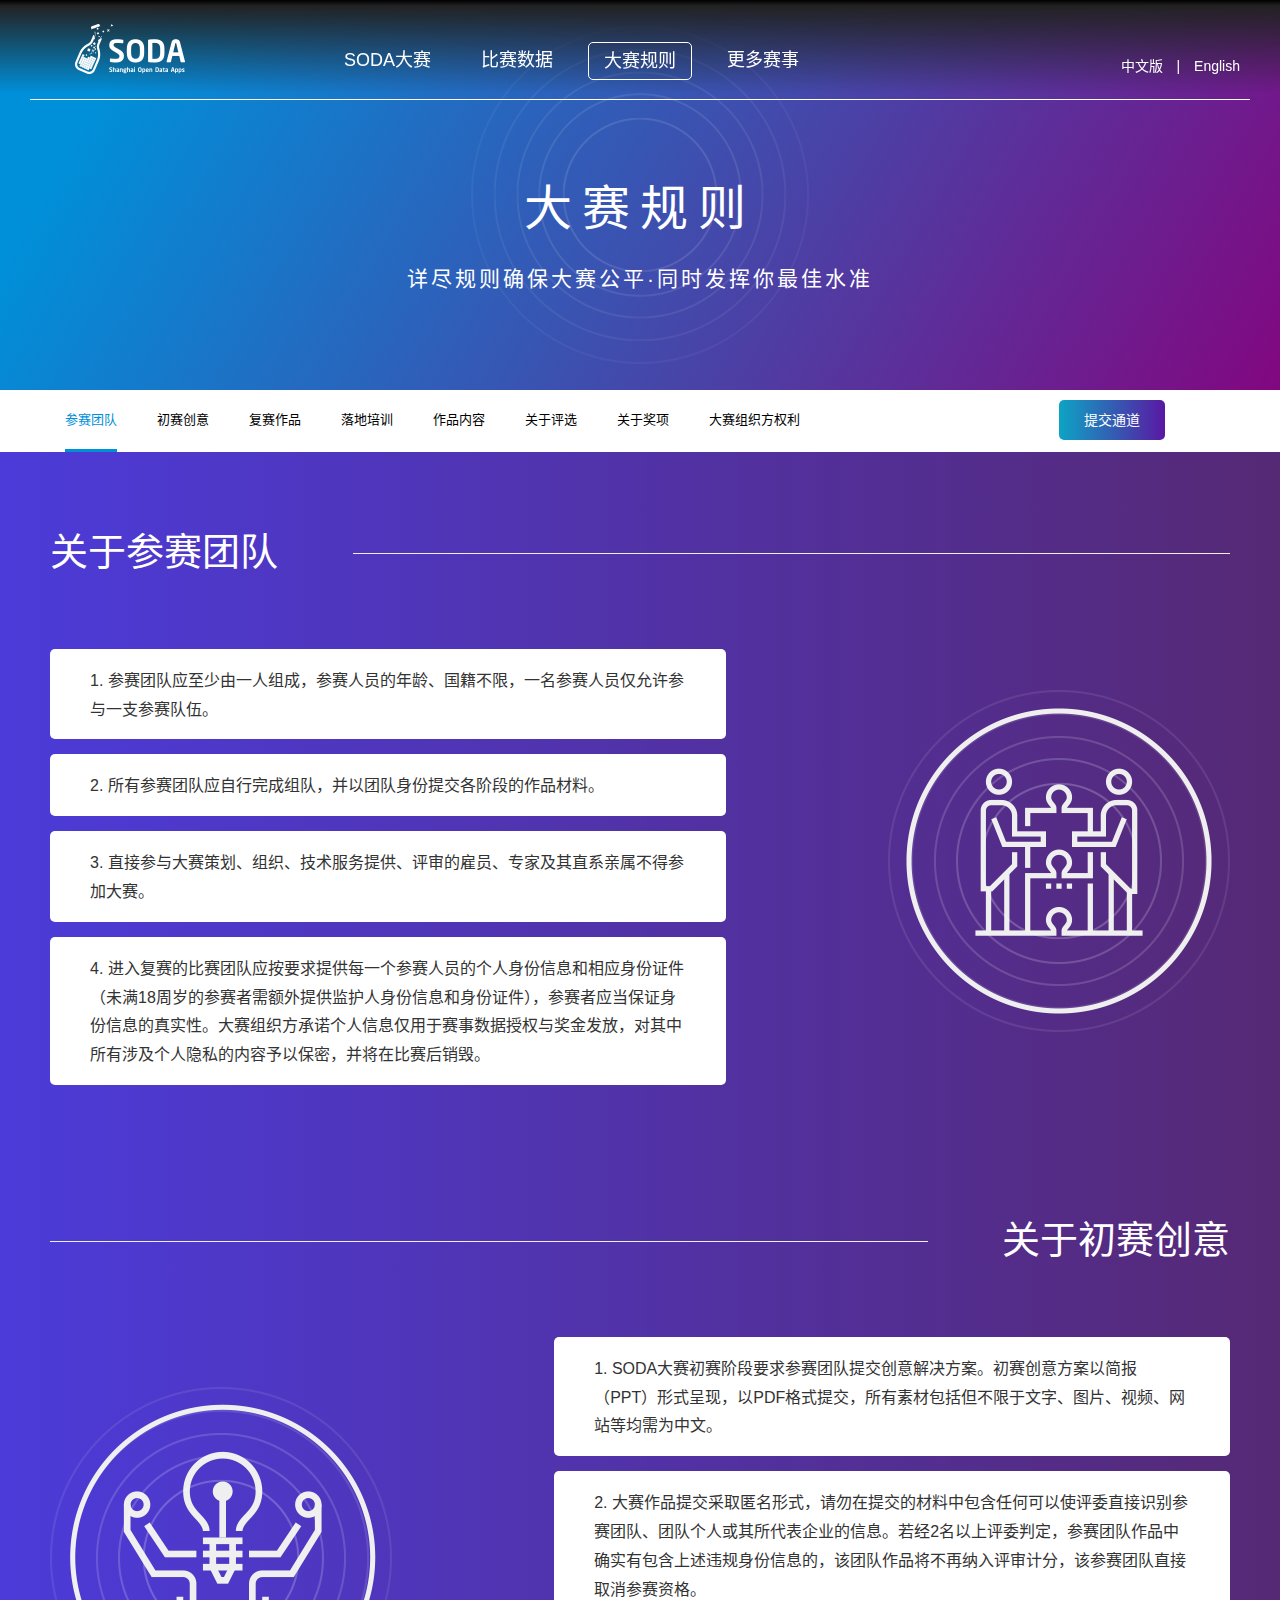
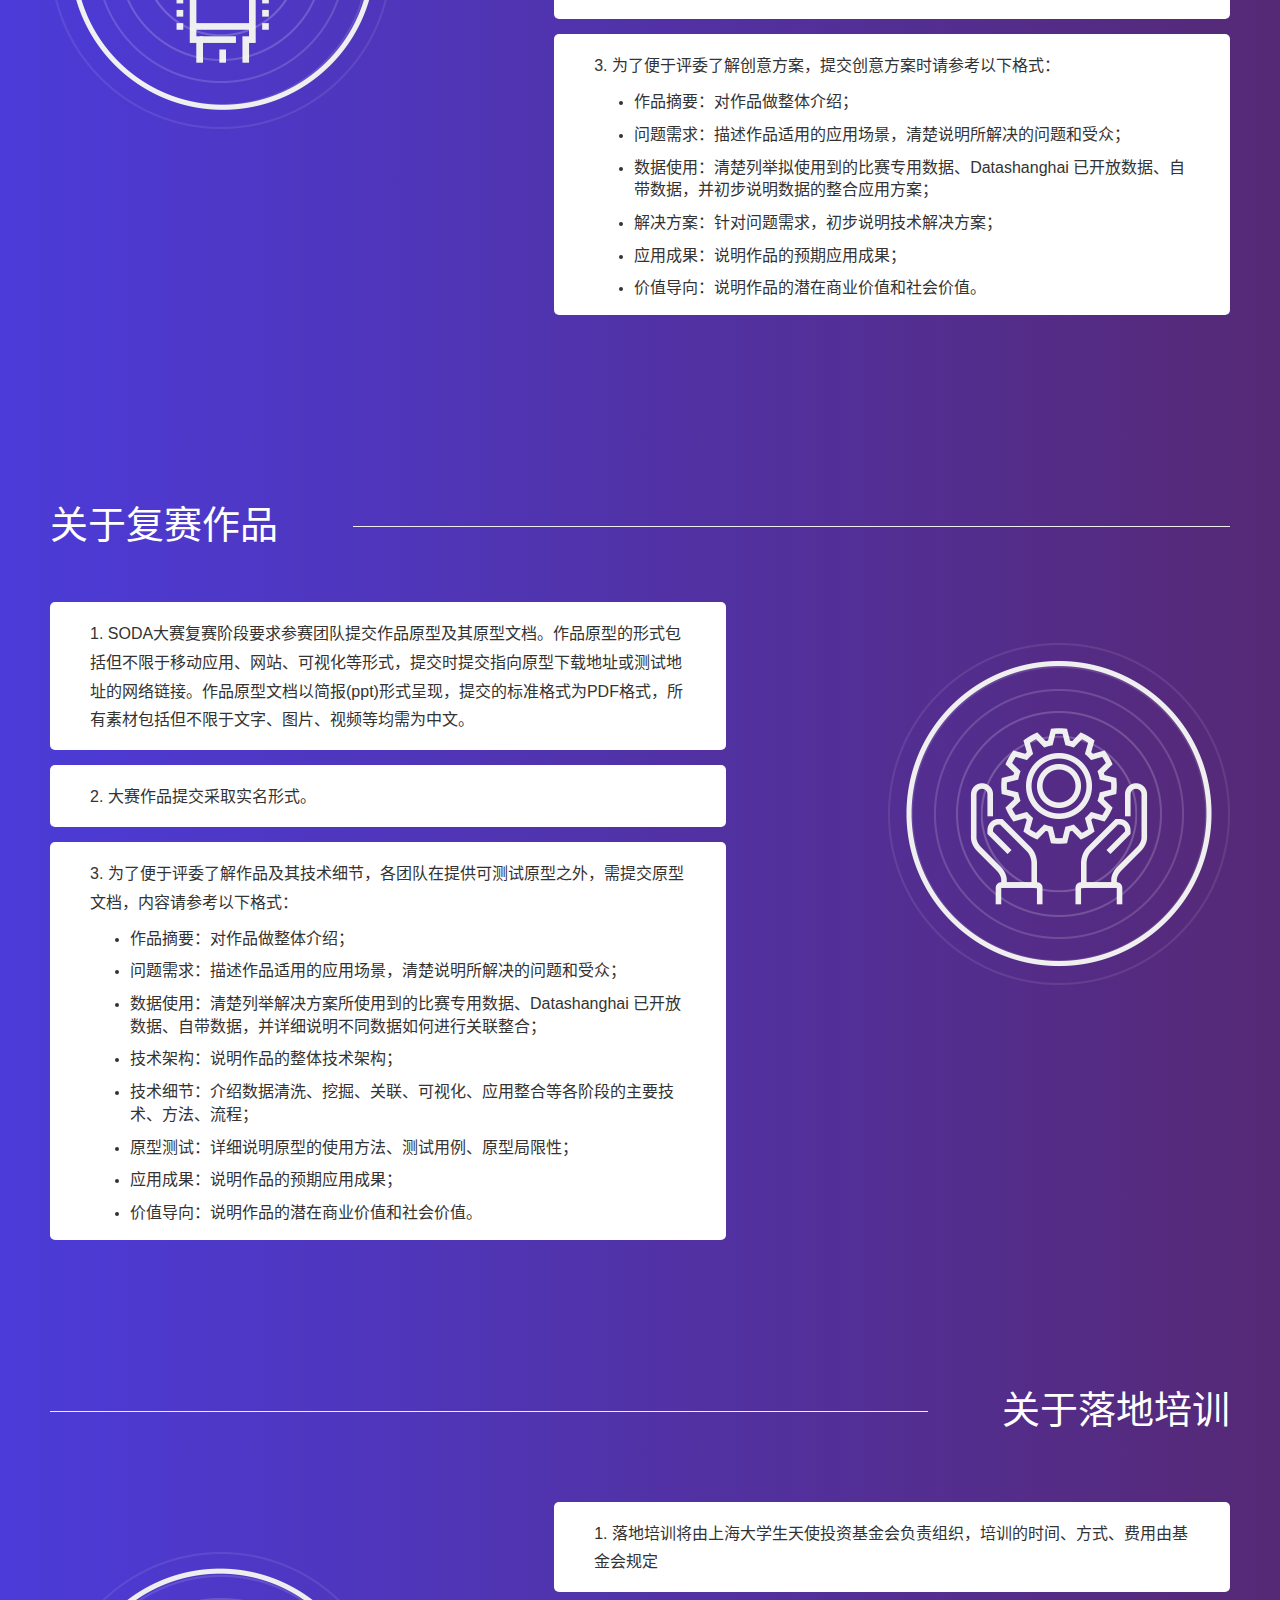
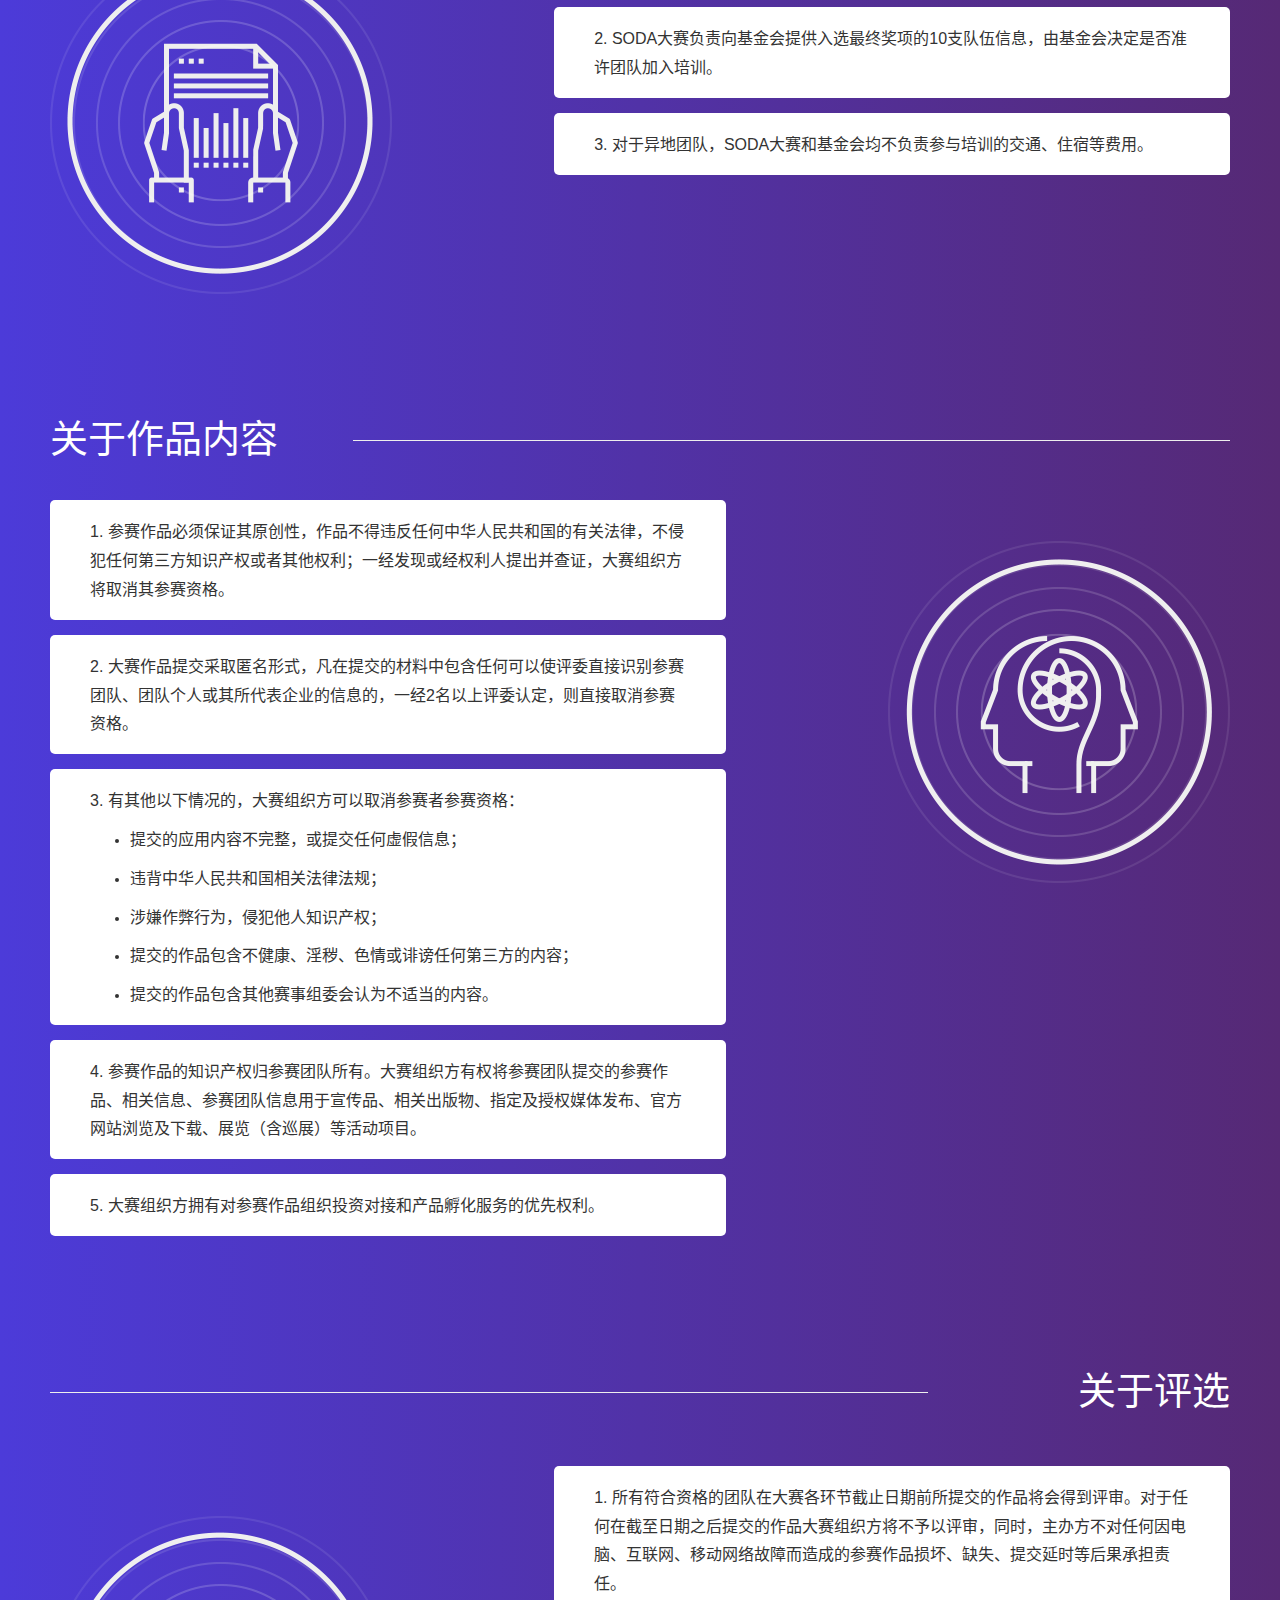
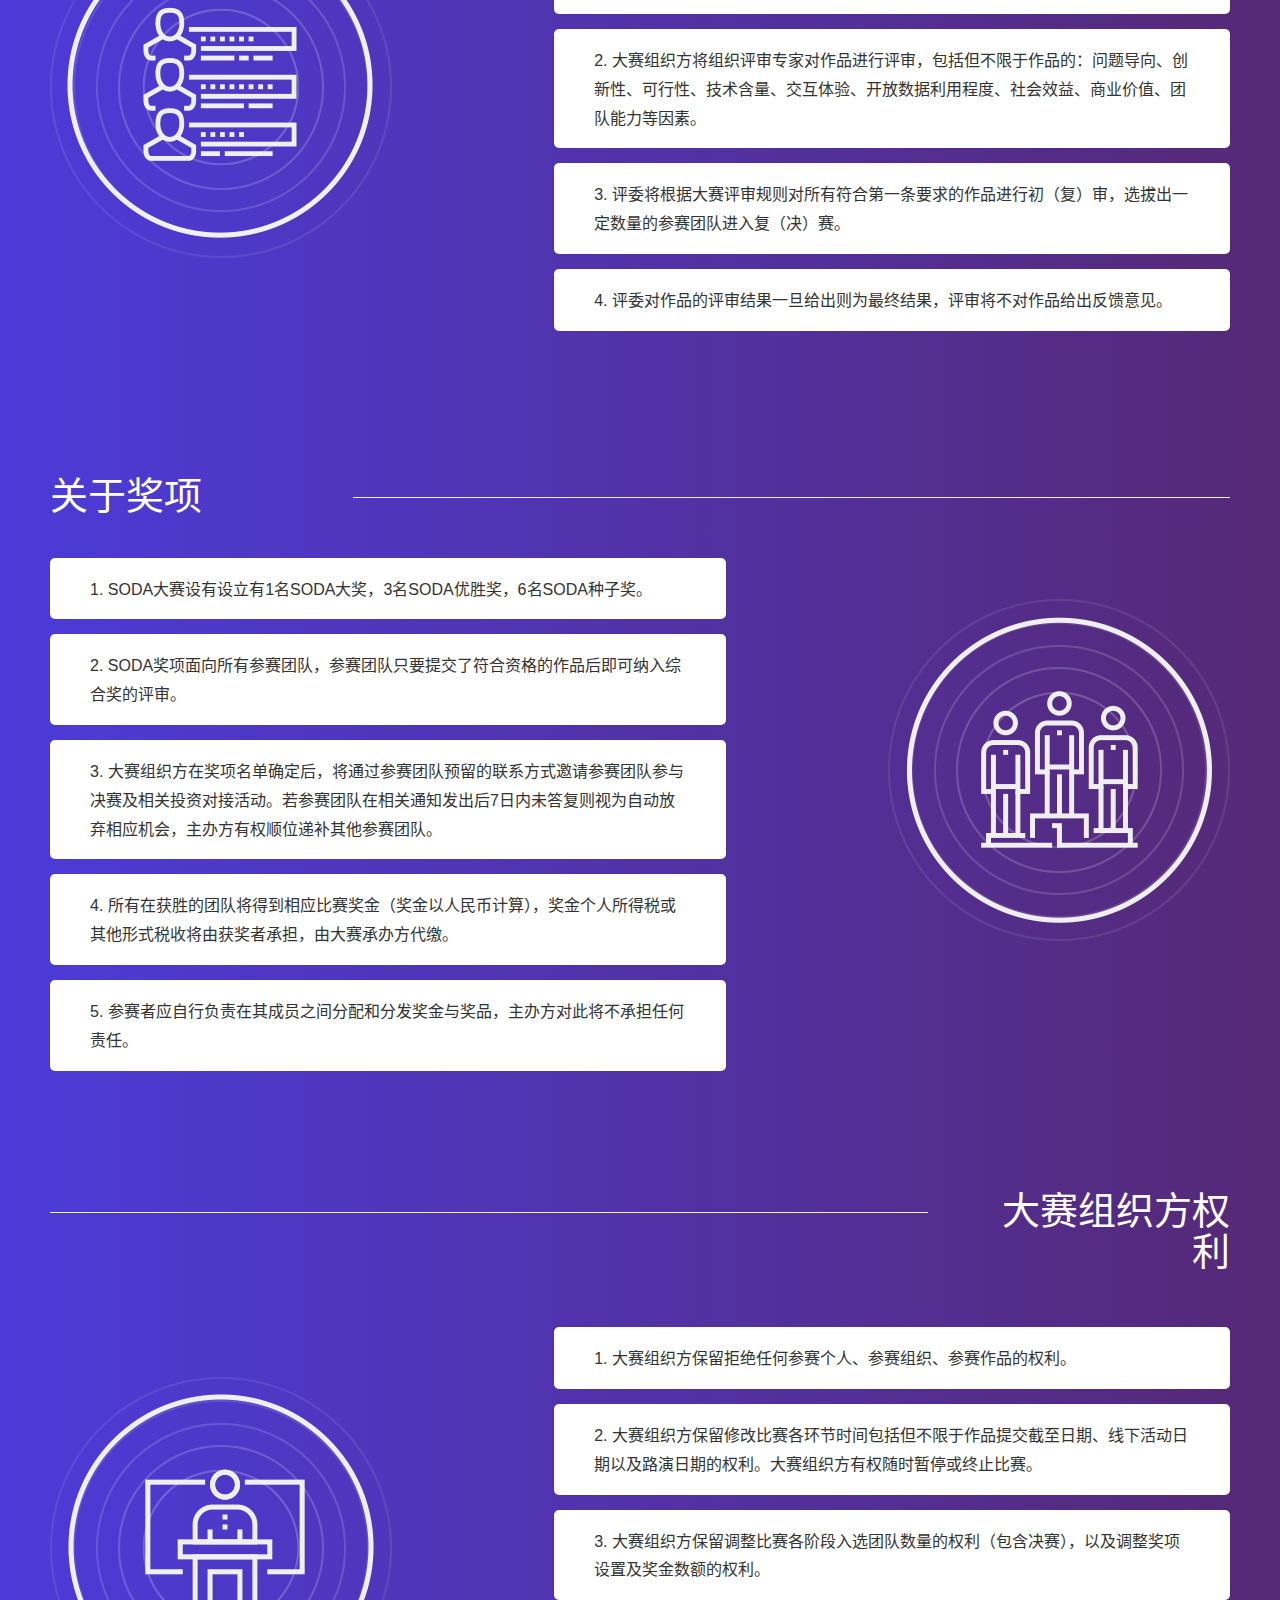
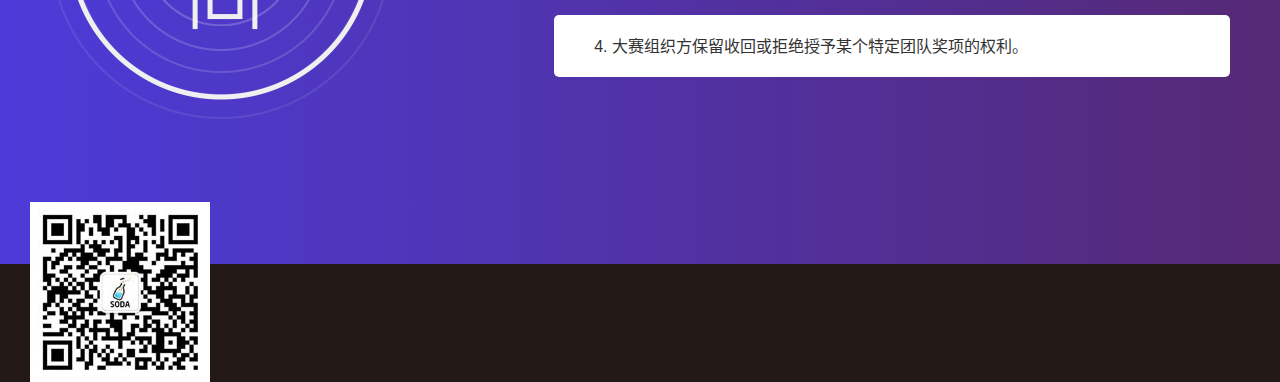
<file: rules.html>
<!DOCTYPE html>
<html lang="zh-CN">

<head>
    <meta charset="utf-8">
    <meta http-equiv="X-UA-Compatible" content="IE=edge">
    <meta name="viewport" content="width=device-width,initial-scale=1">
    <title>
        SODA上海开放数据创新应用大赛
    </title>

    <link rel="stylesheet" href="./style/styles.css" />
        <script type='text/javascript'>
      var _vds = _vds || [];
      window._vds = _vds;
      (function(){
        _vds.push(['setAccountId', 'b010d696b65f21f7']);
        (function() {
          var vds = document.createElement('script');
          vds.type='text/javascript';
          vds.async = true;
          vds.src = ('https:' == document.location.protocol ? 'https://' : 'http://') + 'dn-growing.qbox.me/vds.js';
          var s = document.getElementsByTagName('script')[0];
          s.parentNode.insertBefore(vds, s);
        })();
      })();
  </script>
   <script>
        var _hmt = _hmt || [];
        (function() {
          var hm = document.createElement("script");
          hm.src = "https://hm.baidu.com/hm.js?1017fb2a8d8e8a74f19858c36dc59f45";
          var s = document.getElementsByTagName("script")[0]; 
          s.parentNode.insertBefore(hm, s);
        })();
    </script>
</head>

<body data-spy="scroll" data-target=".navbar">
    <!-- start top navbar -->
    <div class="navbar navbar-fixed-top first-navbar">
        <div class="container">
            <div class="mobile-header row">
                <button type="button" class="navbar-toggle collapsed" data-toggle="collapse" data-target="#main-nav" aria-expanded="false">
                    <span class="icon-bar"></span>
                    <span class="icon-bar"></span>
                    <span class="icon-bar"></span>
                </button>
            </div>
            <div class="collapse navbar-collapse" id='main-nav'>

                <div class="navbar-header">
                    <a href='./'>
                        <img src="./img/SODA_logo_nav.png">
                    </a>
                </div>
                <ul class="nav navbar-nav text-center">
                    <li class="nav-tab">
                        <a href="./" class="trans">SODA大赛</a>
                    </li>
                    <li class="nav-tab">
                        <a href="./data.html" class="trans">比赛数据</a>
                    </li>
                    <li class="nav-tab active">
                        <a href="./rules.html" class="trans">大赛规则</a>
                    </li>
                    <li class="nav-tab">
                        <a href="http://sodachallenges.com" class="trans" target="_blank">更多赛事</a>
                    </li>
                </ul>
                <p class="navbar-text navbar-right">
                    <a href="?lang=cn" class="navbar-link">中文版</a> | <a href="?lang=en" class="navbar-link">English</a>
                </p>
            </div>
        </div>
    </div>
    <!-- end top navbar -->
    <header id="rulesheader" class="subheader">
        <div class="container">
            <div class="row">
                <div class="text-block col-md-12">
                    <h1 class="trans">大赛规则 </h1>
                    <p class="trans">详尽规则确保大赛公平·同时发挥你最佳水准</p>
                </div>
            </div>
        </div>
    </header>

    <!-- start second navbar -->
    <nav class="navbar second-navbar" id="rulesecondnav" role="navigation">
        <div class="container">
            <div class="collapse navbar-collapse">
                <ul class="nav navbar-nav text-center">
                    <li class="active">
                        <a href="#rulelabel-1" class="trans">参赛团队</a>
                    </li>
                    <li>
                        <a href="#rulelabel-3" class="trans">初赛创意</a>
                    </li>
                    <li>
                        <a href="#rulelabel-5" class="trans">复赛作品</a>
                    </li>
                    <li>
                        <a href="#rulelabel-7" class="trans">落地培训</a>
                    </li>
                    <li>
                        <a href="#rulelabel-9" class="trans">作品内容</a>
                    </li>
                    <li>
                        <a href="#rulelabel-11" class="trans">关于评选</a>
                    </li>
                    <li>
                        <a href="#rulelabel-13" class="trans">关于奖项</a>
                    </li>
                    <li>
                        <a href="#rulelabel-15" class="trans">大赛组织方权利</a>
                    </li>
                </ul>

               <a href="http://shanghai.sodachallenges.com/submission.html" class="channel navbar-text navbar-right trans">提交通道</a>
            </div>
        </div>
    </nav>
    <!-- end second navbar -->

    <!-- start section: rulecontain -->
    <section id="rulecontain">
        <div class="container">
            <div id="rulelabel-1" class="row fake-anchor">
                <div class="col-md-3 col-xs-5">
                    <h2 class="trans">关于参赛团队</h2>
                </div>
                <div class="col-md-9 col-xs-7">
                    <hr/>
                </div>

            </div>
            <div id="rulelabel-2" class="row">
                <div class="col-md-7 col-xs-12 lefttext">
                    <div class="ruleblog">
                        <p class="trans">1. 参赛团队应至少由一人组成，参赛人员的年龄、国籍不限，一名参赛人员仅允许参与一支参赛队伍。</p>
                    </div>
                    <div class="ruleblog">
                        <p class="trans">2. 所有参赛团队应自行完成组队，并以团队身份提交各阶段的作品材料。</p>
                    </div>
                    <div class="ruleblog">
                        <p class="trans">3. 直接参与大赛策划、组织、技术服务提供、评审的雇员、专家及其直系亲属不得参加大赛。</p>
                    </div>
                    <div class="ruleblog">
                        <p class="trans">4. 进入复赛的比赛团队应按要求提供每一个参赛人员的个人身份信息和相应身份证件（未满18周岁的参赛者需额外提供监护人身份信息和身份证件），参赛者应当保证身份信息的真实性。大赛组织方承诺个人信息仅用于赛事数据授权与奖金发放，对其中所有涉及个人隐私的内容予以保密，并将在比赛后销毁。</p>
                    </div>
                </div>
                <div class="col-md-5 col-xs-0">
                    <div class="rule-1"></div>
                </div>
            </div>
            <div id="rulelabel-3" class="row fake-anchor">
                <div class="col-md-9 col-xs-7">
                    <hr/>
                </div>
                <div class="col-md-3 col-xs-5">
                    <h2 class="trans">关于初赛创意</h2>
                </div>
            </div>
            <div id="rulelabel-4" class="row">
                <div class="col-md-5 col-xs-0">
                    <div class="rule-2"></div>
                </div>
                <div class="col-md-7 col-xs-12 righttext">
                    <div class="ruleblog">
                        <p class="trans">1. SODA大赛初赛阶段要求参赛团队提交创意解决方案。初赛创意方案以简报（PPT）形式呈现，以PDF格式提交，所有素材包括但不限于文字、图片、视频、网站等均需为中文。</p>
                    </div>
                    <div class="ruleblog">
                        <p class="trans">2. 大赛作品提交采取匿名形式，请勿在提交的材料中包含任何可以使评委直接识别参赛团队、团队个人或其所代表企业的信息。若经2名以上评委判定，参赛团队作品中确实有包含上述违规身份信息的，该团队作品将不再纳入评审计分，该参赛团队直接取消参赛资格。</p>
                    </div>
                    <div class="ruleblog">
                        <p class="trans">3. 为了便于评委了解创意方案，提交创意方案时请参考以下格式：</p>
                        <ul>
                            <li>
                                <p class="trans">作品摘要：对作品做整体介绍；</p>
                            </li>
                            <li>
                                <p class="trans">问题需求：描述作品适用的应用场景，清楚说明所解决的问题和受众；</p>
                            </li>
                            <li>
                                <p class="trans">数据使用：清楚列举拟使用到的比赛专用数据、Datashanghai 已开放数据、自带数据，并初步说明数据的整合应用方案；</p>
                            </li>
                            <li>
                                <p class="trans">解决方案：针对问题需求，初步说明技术解决方案；</p>
                            </li>
                            <li>
                                <p class="trans">应用成果：说明作品的预期应用成果；</p>
                            </li>
                            <li>
                                <p class="trans">价值导向：说明作品的潜在商业价值和社会价值。</p>
                            </li>
                        </ul>
                    </div>
                </div>
            </div>
            <div id="rulelabel-5" class="row fake-anchor">
                <div class="col-md-3 col-xs-5">
                    <h2 class="trans">关于复赛作品</h2>
                </div>
                <div class="col-md-9 col-xs-7">
                    <hr/>
                </div>
            </div>
            <div id="rulelabel-6" class="row">
                <div class="col-md-7 col-xs-12 lefttext">
                    <div class="ruleblog">
                        <p class="trans">1. SODA大赛复赛阶段要求参赛团队提交作品原型及其原型文档。作品原型的形式包括但不限于移动应用、网站、可视化等形式，提交时提交指向原型下载地址或测试地址的网络链接。作品原型文档以简报(ppt)形式呈现，提交的标准格式为PDF格式，所有素材包括但不限于文字、图片、视频等均需为中文。</p>
                    </div>
                    <div class="ruleblog">
                        <p class="trans">2. 大赛作品提交采取实名形式。</p>
                    </div>
                    <div class="ruleblog">
                        <p class="trans">3. 为了便于评委了解作品及其技术细节，各团队在提供可测试原型之外，需提交原型文档，内容请参考以下格式：</p>
                        <ul>
                            <li>
                                <p class="trans">作品摘要：对作品做整体介绍；</p>
                            </li>
                            <li>
                                <p class="trans">问题需求：描述作品适用的应用场景，清楚说明所解决的问题和受众；</p>
                            </li>
                            <li>
                                <p class="trans">数据使用：清楚列举解决方案所使用到的比赛专用数据、Datashanghai 已开放数据、自带数据，并详细说明不同数据如何进行关联整合；</p>
                            </li>
                            <li>
                                <p class="trans">技术架构：说明作品的整体技术架构；</p>
                            </li>
                            <li>
                                <p class="trans">技术细节：介绍数据清洗、挖掘、关联、可视化、应用整合等各阶段的主要技术、方法、流程；</p>
                            </li>
                            <li>
                                <p class="trans">原型测试：详细说明原型的使用方法、测试用例、原型局限性；</p>
                            </li>
                            <li>
                                <p class="trans">应用成果：说明作品的预期应用成果；</p>
                            </li>
                            <li>
                                <p class="trans">价值导向：说明作品的潜在商业价值和社会价值。</p>
                            </li>
                        </ul>
                    </div>
                </div>
                <div class="col-md-5 col-xs-0">
                    <div class="rule-3"></div>
                </div>
            </div>

            <!-- 此处插入final -->
            <div id="rulelabel-7" class="row fake-anchor">
                <div class="col-md-9 col-xs-7">
                    <hr/>
                </div>
                <div class="col-md-3 col-xs-5">
                    <h2 class="trans">关于落地培训</h2>
                </div>
            </div>
            <div id="rulelabel-8" class="row">
                <div class="col-md-5 col-xs-0">
                    <div class="rule-8"></div>
                </div>
                <div class="col-md-7 col-xs-12 righttext">
                    <div class="ruleblog">
                        <p class="trans">1. 落地培训将由上海大学生天使投资基金会负责组织，培训的时间、方式、费用由基金会规定</p>
                    </div>
                    <div class="ruleblog">
                        <p class="trans">2. SODA大赛负责向基金会提供入选最终奖项的10支队伍信息，由基金会决定是否准许团队加入培训。</p>
                    </div>
                    <div class="ruleblog">
                        <p class="trans">3. 对于异地团队，SODA大赛和基金会均不负责参与培训的交通、住宿等费用。</p>
                    </div>
                </div>
            </div>


            <div id="rulelabel-9" class="row fake-anchor">
                <div class="col-md-3 col-xs-5">
                    <h2 class="trans">关于作品内容</h2>
                </div>
                <div class="col-md-9 col-xs-7">
                    <hr/>
                </div>
            </div>
            <div id="rulelabel-10" class="row">
                <div class="col-md-7 col-xs-12 righttext">
                    <div class="ruleblog">
                        <p class="trans">1. 参赛作品必须保证其原创性，作品不得违反任何中华人民共和国的有关法律，不侵犯任何第三方知识产权或者其他权利；一经发现或经权利人提出并查证，大赛组织方将取消其参赛资格。</p>
                    </div>
                    <div class="ruleblog">
                        <p class="trans">2. 大赛作品提交采取匿名形式，凡在提交的材料中包含任何可以使评委直接识别参赛团队、团队个人或其所代表企业的信息的，一经2名以上评委认定，则直接取消参赛资格。</p>
                    </div>
                    <div class="ruleblog">
                        <p class="trans">3. 有其他以下情况的，大赛组织方可以取消参赛者参赛资格：</p>
                        <ul>
                            <li class="breakline">
                                <p class="trans">提交的应用内容不完整，或提交任何虚假信息；</p>
                            </li>
                            <li class="breakline">
                                <p class="trans">违背中华人民共和国相关法律法规；</p>
                            </li>
                            <li>
                                <p class="trans">涉嫌作弊行为，侵犯他人知识产权；</p>
                            </li>
                            <li>
                                <p class="trans">提交的作品包含不健康、淫秽、色情或诽谤任何第三方的内容；</p>
                            </li>
                            <li>
                                <p class="trans">提交的作品包含其他赛事组委会认为不适当的内容。</p>
                            </li>
                        </ul>
                    </div>
                    <div class="ruleblog">
                        <p class="trans">4. 参赛作品的知识产权归参赛团队所有。大赛组织方有权将参赛团队提交的参赛作品、相关信息、参赛团队信息用于宣传品、相关出版物、指定及授权媒体发布、官方网站浏览及下载、展览（含巡展）等活动项目。</p>
                    </div>
                    <div class="ruleblog">
                        <p class="trans">5. 大赛组织方拥有对参赛作品组织投资对接和产品孵化服务的优先权利。</p>
                    </div>
                </div>
                <div class="col-md-5 col-xs-0">
                    <div class="rule-4"></div>
                </div>
            </div>
            <div id="rulelabel-11" class="row fake-anchor">
                <div class="col-md-9 col-xs-7">
                    <hr/>
                </div>
                <div class="col-md-3 col-xs-5">
                    <h2 class="trans">关于评选</h2>
                </div>
            </div>
            <div id="rulelabel-12" class="row">
                <div class="col-md-5 col-xs-0">
                    <div class="rule-5"></div>
                </div>
                <div class="col-md-7 col-xs-12 lefttext">
                    <div class="ruleblog">
                        <p class="trans">1. 所有符合资格的团队在大赛各环节截止日期前所提交的作品将会得到评审。对于任何在截至日期之后提交的作品大赛组织方将不予以评审，同时，主办方不对任何因电脑、互联网、移动网络故障而造成的参赛作品损坏、缺失、提交延时等后果承担责任。</p>
                    </div>
                    <div class="ruleblog">
                        <p class="trans">2. 大赛组织方将组织评审专家对作品进行评审，包括但不限于作品的：问题导向、创新性、可行性、技术含量、交互体验、开放数据利用程度、社会效益、商业价值、团队能力等因素。</p>
                    </div>
                    <div class="ruleblog">
                        <p class="trans">3. 评委将根据大赛评审规则对所有符合第一条要求的作品进行初（复）审，选拔出一定数量的参赛团队进入复（决）赛。</p>
                    </div>
                    <div class="ruleblog">
                        <p class="trans">4. 评委对作品的评审结果一旦给出则为最终结果，评审将不对作品给出反馈意见。</p>
                    </div>
                </div>
            </div>
            <div id="rulelabel-13" class="row fake-anchor">
                <div class="col-md-3 col-xs-5">
                    <h2 class="trans">关于奖项</h2>
                </div>
                <div class="col-md-9 col-xs-7">
                    <hr/>
                </div>
            </div>
            <div id="rulelabel-14" class="row">
                <div class="col-md-7 col-xs-12 righttext">
                    <div class="ruleblog">
                        <p class="trans">1. SODA大赛设有设立有1名SODA大奖，3名SODA优胜奖，6名SODA种子奖。</p>
                    </div>
                    <div class="ruleblog">
                        <p class="trans">2. SODA奖项面向所有参赛团队，参赛团队只要提交了符合资格的作品后即可纳入综合奖的评审。</p>
                    </div>
                    <div class="ruleblog">
                        <p class="trans">3. 大赛组织方在奖项名单确定后，将通过参赛团队预留的联系方式邀请参赛团队参与决赛及相关投资对接活动。若参赛团队在相关通知发出后7日内未答复则视为自动放弃相应机会，主办方有权顺位递补其他参赛团队。</p>
                    </div>
                    <div class="ruleblog">
                        <p class="trans">4. 所有在获胜的团队将得到相应比赛奖金（奖金以人民币计算），奖金个人所得税或其他形式税收将由获奖者承担，由大赛承办方代缴。</p>
                    </div>
                    <div class="ruleblog">
                        <p class="trans">5. 参赛者应自行负责在其成员之间分配和分发奖金与奖品，主办方对此将不承担任何责任。</p>
                    </div>
                </div>
                <div class="col-md-5 col-xs-0">
                    <div class="rule-6"></div>
                </div>
            </div>
            <div id="rulelabel-15" class="row fake-anchor">
                <div class="col-md-9 col-xs-6">
                    <hr/>
                </div>
                <div class="col-md-3 col-xs-6">
                    <h2 class="trans">大赛组织方权利 </h2>
                </div>
            </div>
            <div id="rulelabel-16" class="row">
                <div class="col-md-5 col-xs-0">
                    <div class="rule-7"></div>
                </div>
                <div class="col-md-7 col-xs-12 lefttext">
                    <div class="ruleblog">
                        <p class="trans">1. 大赛组织方保留拒绝任何参赛个人、参赛组织、参赛作品的权利。</p>
                    </div>
                    <div class="ruleblog">
                        <p class="trans">2. 大赛组织方保留修改比赛各环节时间包括但不限于作品提交截至日期、线下活动日期以及路演日期的权利。大赛组织方有权随时暂停或终止比赛。</p>
                    </div>
                    <div class="ruleblog">
                        <p class="trans">3. 大赛组织方保留调整比赛各阶段入选团队数量的权利（包含决赛），以及调整奖项设置及奖金数额的权利。</p>
                    </div>
                    <div class="ruleblog">
                        <p class="trans">4. 大赛组织方保留收回或拒绝授予某个特定团队奖项的权利。</p>
                    </div>
                </div>
            </div>
        </div>
    </section>
    <!-- end section: rulecontain -->

    <!-- start section: footer -->
    <footer class="home-footer">
        <div class="container">
            <div class="qrcode">
                <img src="./img/QR-code.jpg" />
            </div>
        </div>
    </footer>
    <!-- end section: footer -->

    <script type="text/javascript" src="./vendor/jquery/jquery-1.9.0.js"></script>
    <script type="text/javascript" src="./vendor/jquery.i18n/jquery.i18n.js"></script>
    <script type="text/javascript" src="./vendor/smoothscroll/smoothscroll.js"></script>
    <script type="text/javascript" src="./vendor/bootstrap/bootstrap.min.js"></script>

    <script type="text/javascript" src="./js/index.js"></script>
    <script type="text/javascript" src="./js/translation.js"></script>
        <script type="text/javascript">
        (function(i,s,o,g,r,a,m){i['GoogleAnalyticsObject']=r;i[r]=i[r]||function(){
        (i[r].q=i[r].q||[]).push(arguments)},i[r].l=1*new Date();a=s.createElement(o),
        m=s.getElementsByTagName(o)[0];a.async=1;a.src=g;m.parentNode.insertBefore(a,m)
        })(window,document,'script','https://www.google-analytics.com/analytics.js','ga');

        ga('create', 'UA-80073545-1', 'auto');
        ga('send', 'pageview');

    </script>
</body>

</html>
</file>
